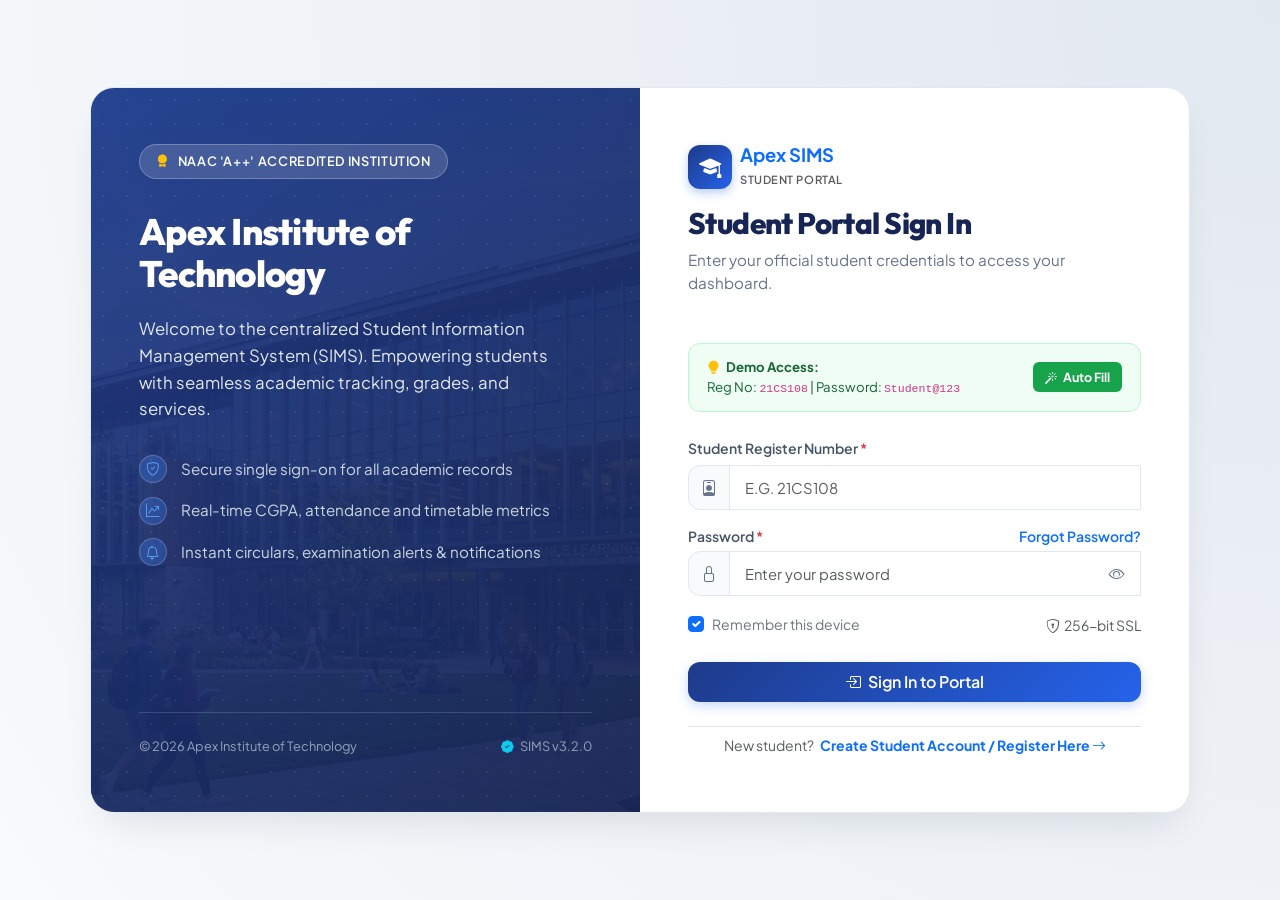
<file: index.html>
<!DOCTYPE html>
<html lang="en">
<head>
  <meta charset="UTF-8">
  <meta name="viewport" content="width=device-width, initial-scale=1.0">
  <title>Apex SIMS - Student Information Management System</title>
  <meta http-equiv="refresh" content="1;url=login.html">
  <link href="https://cdn.jsdelivr.net/npm/bootstrap@5.3.3/dist/css/bootstrap.min.css" rel="stylesheet">
  <link href="https://cdn.jsdelivr.net/npm/bootstrap-icons@1.11.3/font/bootstrap-icons.css" rel="stylesheet">
  <link rel="stylesheet" href="css/style.css">
  <style>
    .splash-container {
      min-height: 100vh;
      display: flex;
      flex-direction: column;
      align-items: center;
      justify-content: center;
      background: radial-gradient(circle at center, #1e3a8a 0%, #0f172a 100%);
      color: #ffffff;
      text-align: center;
      padding: 2rem;
    }
    .splash-logo {
      width: 80px;
      height: 80px;
      background: linear-gradient(135deg, #2563eb, #38bdf8);
      border-radius: 1.5rem;
      display: flex;
      align-items: center;
      justify-content: center;
      font-size: 2.5rem;
      color: #fff;
      box-shadow: 0 10px 25px rgba(37, 99, 235, 0.4);
      margin-bottom: 1.5rem;
      animation: pulseGlow 2s infinite ease-in-out;
    }
    @keyframes pulseGlow {
      0%, 100% { transform: scale(1); box-shadow: 0 10px 25px rgba(37, 99, 235, 0.4); }
      50% { transform: scale(1.05); box-shadow: 0 15px 35px rgba(56, 189, 248, 0.6); }
    }
  </style>
</head>
<body>

  <div class="splash-container">
    <div class="splash-logo">
      <i class="bi bi-mortarboard-fill"></i>
    </div>
    <h1 class="display-6 fw-bold mb-1">Apex Institute of Technology</h1>
    <p class="text-white-50 mb-4" style="letter-spacing: 0.08em; text-transform: uppercase; font-size: 0.85rem;">
      Student Information Management System (SIMS)
    </p>
    
    <div class="spinner-border text-info mb-3" role="status">
      <span class="visually-hidden">Loading...</span>
    </div>
    <p class="small text-white-50">Initializing portal session...</p>
  </div>

  <script src="js/mock-data.js"></script>
  <script>
    // Route to dashboard if already logged in, otherwise login
    const current = window.SIMS.getCurrentStudent();
    setTimeout(() => {
      if (current) {
        window.location.replace('dashboard.html');
      } else {
        window.location.replace('login.html');
      }
    }, 400);
  </script>
</body>
</html>
</file>
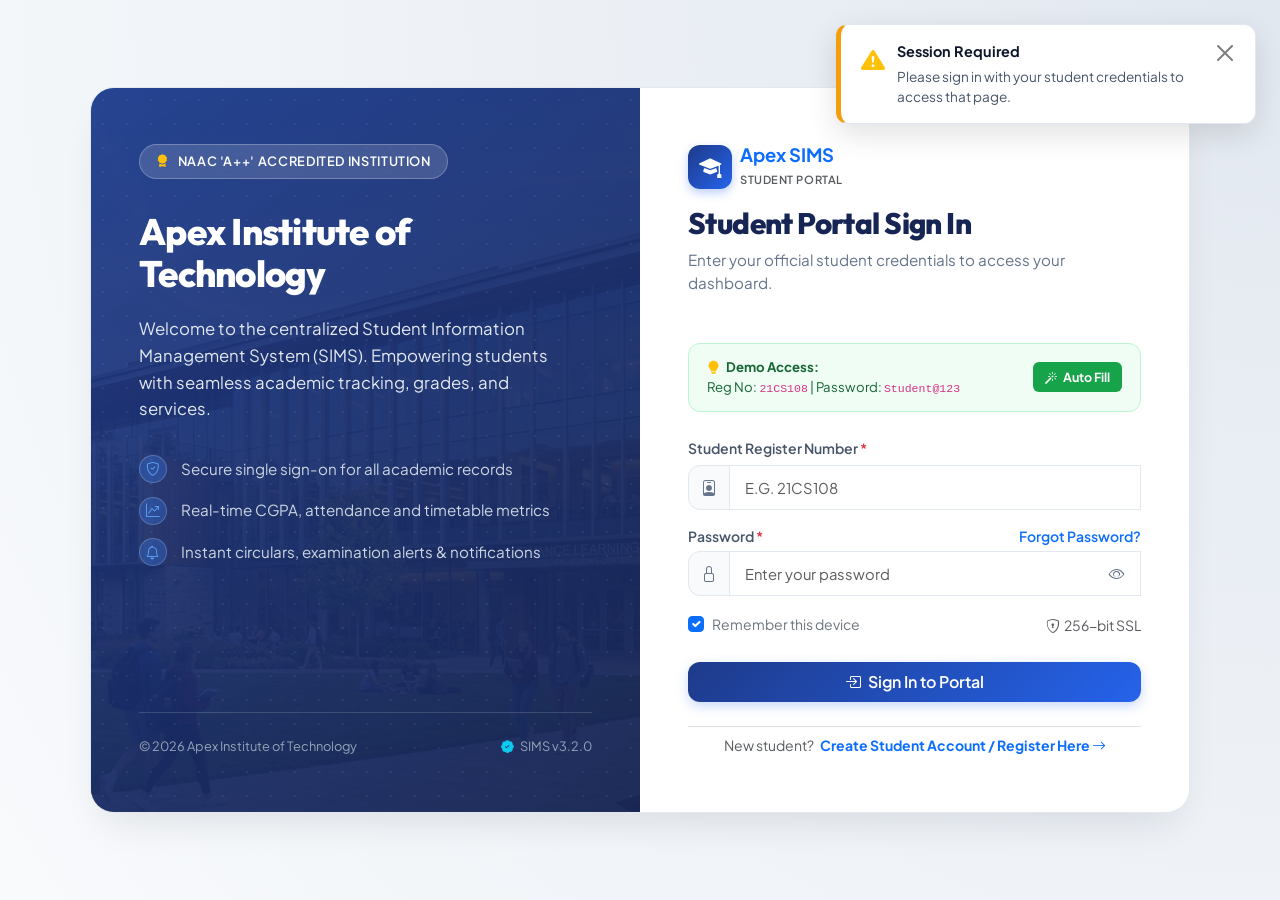
<file: dashboard.html>
<!DOCTYPE html>
<html lang="en">
<head>
  <meta charset="UTF-8">
  <meta name="viewport" content="width=device-width, initial-scale=1.0">
  <title>Student Dashboard | Apex SIMS - Student Information Management System</title>
  <meta name="description" content="Apex Institute of Technology Student Portal Dashboard. View attendance, CGPA, class schedule, and college announcements.">

  <!-- Bootstrap 5 CSS -->
  <link href="https://cdn.jsdelivr.net/npm/bootstrap@5.3.3/dist/css/bootstrap.min.css" rel="stylesheet">
  <!-- Bootstrap Icons -->
  <link href="https://cdn.jsdelivr.net/npm/bootstrap-icons@1.11.3/font/bootstrap-icons.css" rel="stylesheet">
  <!-- Custom Stylesheets -->
  <link rel="stylesheet" href="css/style.css">
  <link rel="stylesheet" href="css/dashboard.css">
</head>
<body>

  <!-- Top Navigation Bar -->
  <nav class="sims-navbar">
    <div class="container-fluid px-lg-5">
      <div class="d-flex align-items-center justify-content-between w-100">
        
        <!-- Brand Logo & Title -->
        <a href="dashboard.html" class="sims-brand">
          <div class="sims-brand-logo">
            <i class="bi bi-mortarboard-fill"></i>
          </div>
          <div class="sims-brand-text">
            <span class="sims-brand-title">Apex Institute of Technology</span>
            <span class="sims-brand-subtitle">Student Information System (SIMS)</span>
          </div>
        </a>

        <!-- Desktop Navigation Links -->
        <div class="d-none d-md-flex align-items-center gap-2">
          <a href="dashboard.html" class="sims-nav-link active">
            <i class="bi bi-grid-fill"></i> Dashboard
          </a>
          <a href="profile.html" class="sims-nav-link">
            <i class="bi bi-person-badge"></i> Student Profile
          </a>
          <a href="#idCardModal" data-bs-toggle="modal" class="sims-nav-link">
            <i class="bi bi-card-heading"></i> Student ID Card
          </a>
        </div>

        <!-- Right Side: Notifications & User Badge -->
        <div class="d-flex align-items-center gap-3">
          
          <!-- Notifications Bell -->
          <div class="dropdown">
            <button class="btn btn-light rounded-circle position-relative p-2" type="button" data-bs-toggle="dropdown" aria-expanded="false" title="Announcements">
              <i class="bi bi-bell text-secondary fs-5"></i>
              <span class="position-absolute top-0 start-100 translate-middle p-1 bg-danger border border-light rounded-circle">
                <span class="visually-hidden">New alerts</span>
              </span>
            </button>
            <ul class="dropdown-menu dropdown-menu-end shadow-lg border-0 py-2" style="width: 320px; border-radius: var(--sims-radius-md);">
              <li class="px-3 py-2 border-bottom d-flex justify-content-between align-items-center">
                <span class="fw-bold" style="font-size: 0.85rem;">Recent Notifications</span>
                <span class="badge bg-primary rounded-pill">2 New</span>
              </li>
              <li>
                <a class="dropdown-item py-2 px-3 small" href="#">
                  <div class="fw-semibold text-truncate">End Semester Timetable May 2026</div>
                  <small class="text-muted">Examination Cell • 2 hrs ago</small>
                </a>
              </li>
              <li>
                <a class="dropdown-item py-2 px-3 small" href="#">
                  <div class="fw-semibold text-truncate">Placement Drive: Google & Microsoft</div>
                  <small class="text-muted">Training & Placement • Yesterday</small>
                </a>
              </li>
              <li class="border-top pt-1 text-center">
                <a class="dropdown-item small text-primary fw-semibold py-1" href="#noticesSection">View all circulars</a>
              </li>
            </ul>
          </div>

          <!-- User Badge / Dropdown -->
          <div class="dropdown">
            <button class="user-badge-btn dropdown-toggle border-0" type="button" data-bs-toggle="dropdown" aria-expanded="false">
              <img id="navUserAvatar" src="assets/images/student.jpg" alt="Student Profile" class="user-badge-avatar">
              <div class="user-badge-name d-none d-sm-block text-start">
                <span id="navUserName">Aarav Sharma</span>
                <div class="user-badge-role" id="navUserReg">21CS108</div>
              </div>
            </button>
            <ul class="dropdown-menu dropdown-menu-end shadow-lg border-0 mt-2" style="border-radius: var(--sims-radius-md);">
              <li class="px-3 py-2 border-bottom">
                <div class="fw-bold" style="font-size: 0.85rem;">Signed in as Student</div>
                <div class="text-muted small">Academic Portal</div>
              </li>
              <li>
                <a class="dropdown-item py-2" href="profile.html">
                  <i class="bi bi-person me-2 text-primary"></i> View My Profile
                </a>
              </li>
              <li>
                <a class="dropdown-item py-2" href="profile.html?edit=true">
                  <i class="bi bi-pencil-square me-2 text-warning"></i> Edit Profile Info
                </a>
              </li>
              <li>
                <a class="dropdown-item py-2" href="#idCardModal" data-bs-toggle="modal">
                  <i class="bi bi-card-text me-2 text-info"></i> Digital Student ID
                </a>
              </li>
              <li><hr class="dropdown-divider"></li>
              <li>
                <a class="dropdown-item py-2 text-danger logout-btn" href="#">
                  <i class="bi bi-box-arrow-right me-2"></i> Log Out
                </a>
              </li>
            </ul>
          </div>

        </div>

      </div>
    </div>
  </nav>

  <!-- Main Container -->
  <main class="container-fluid px-lg-5 py-4 flex-grow-1">

    <!-- 1. Student Welcome Hero Banner -->
    <section class="dashboard-hero">
      <div class="dashboard-hero-content">
        <div class="d-flex flex-column flex-md-row justify-content-between align-items-md-center gap-4">
          
          <div class="d-flex align-items-center gap-3">
            <div class="hero-avatar-box d-none d-sm-block">
              <img id="dashboardAvatar" src="assets/images/student.jpg" alt="Student Portrait">
            </div>
            <div>
              <div class="hero-meta-badge mb-2">
                <i class="bi bi-check-circle-fill text-success"></i> Academic Status: Active Regular
              </div>
              <h1 class="dashboard-hero-title" id="dashboardGreeting">
                Welcome, Aarav! 👋
              </h1>
              <p class="mb-0 text-light opacity-75" style="font-size: 0.95rem;">
                Here is your academic overview, schedule, and recent notices for today.
              </p>
              
              <div class="dashboard-hero-meta">
                <span class="hero-meta-badge">
                  <i class="bi bi-person-badge"></i> <strong id="dashboardRegNo">21CS108</strong>
                </span>
                <span class="hero-meta-badge">
                  <i class="bi bi-buildings"></i> <span id="dashboardDept">Computer Science & Engineering</span>
                </span>
                <span class="hero-meta-badge">
                  <i class="bi bi-calendar-event"></i> <span id="dashboardYearSection">3rd Year • Section A</span>
                </span>
              </div>
            </div>
          </div>

          <!-- Quick Action Buttons in Banner -->
          <div class="d-flex flex-wrap gap-2">
            <a href="profile.html" class="btn btn-light fw-bold px-3 py-2" style="border-radius: var(--sims-radius-md);">
              <i class="bi bi-person-lines-fill me-1 text-primary"></i> View Profile
            </a>
            <a href="profile.html?edit=true" class="btn btn-outline-light fw-bold px-3 py-2" style="border-radius: var(--sims-radius-md);">
              <i class="bi bi-pencil-square me-1"></i> Edit Profile
            </a>
          </div>

        </div>
      </div>
    </section>

    <!-- 2. Academic Stats Row (4 Metric Cards) -->
    <section class="row g-3 mb-4">
      
      <!-- CGPA Card -->
      <div class="col-sm-6 col-xl-3">
        <div class="stat-card">
          <div class="stat-icon stat-icon-blue">
            <i class="bi bi-trophy-fill"></i>
          </div>
          <div>
            <div class="stat-value" id="statCgpa">8.74</div>
            <div class="stat-label">Cumulative GPA</div>
            <div class="stat-subtext text-success">
              <i class="bi bi-arrow-up-right me-1"></i> First Class Distinction
            </div>
          </div>
        </div>
      </div>

      <!-- Attendance Card -->
      <div class="col-sm-6 col-xl-3">
        <div class="stat-card">
          <div class="stat-icon stat-icon-emerald">
            <i class="bi bi-pie-chart-fill"></i>
          </div>
          <div>
            <div class="stat-value" id="statAttendance">92.5%</div>
            <div class="stat-label">Overall Attendance</div>
            <div class="stat-subtext text-success">
              <i class="bi bi-shield-check me-1"></i> Safe (Above 75% req.)
            </div>
          </div>
        </div>
      </div>

      <!-- Credits Card -->
      <div class="col-sm-6 col-xl-3">
        <div class="stat-card">
          <div class="stat-icon stat-icon-amber">
            <i class="bi bi-bookmark-star-fill"></i>
          </div>
          <div>
            <div class="stat-value" id="statCredits">112 / 160</div>
            <div class="stat-label">Credits Earned</div>
            <div class="stat-subtext text-muted">
              70% Degree Completed
            </div>
          </div>
        </div>
      </div>

      <!-- Class Rank Card -->
      <div class="col-sm-6 col-xl-3">
        <div class="stat-card">
          <div class="stat-icon stat-icon-purple">
            <i class="bi bi-mortarboard-fill"></i>
          </div>
          <div>
            <div class="stat-value" id="statRank">4 of 68</div>
            <div class="stat-label">Department Rank</div>
            <div class="stat-subtext text-primary">
              <i class="bi bi-star-fill text-warning me-1"></i> Top 5 Percentile
            </div>
          </div>
        </div>
      </div>

    </section>

    <!-- 3. Dashboard Core Layout (2 Columns: Left Main, Right Sidebar) -->
    <div class="row g-4">
      
      <!-- Left Column: Timetable & Announcements -->
      <div class="col-lg-8">
        
        <!-- Today's Schedule -->
        <div class="sims-card mb-4">
          <div class="sims-card-header">
            <h2 class="sims-card-title">
              <i class="bi bi-calendar3-week text-primary"></i> Today's Class & Lab Schedule
            </h2>
            <span class="badge bg-primary bg-opacity-10 text-primary fw-semibold px-2 py-1">
              Semester VI • Weekday
            </span>
          </div>
          <div class="sims-card-body">
            <div id="scheduleContainer">
              <!-- Rendered via JS -->
            </div>
          </div>
        </div>

        <!-- Academic Notices & Circulars -->
        <div class="sims-card" id="noticesSection">
          <div class="sims-card-header">
            <h2 class="sims-card-title">
              <i class="bi bi-megaphone-fill text-danger"></i> Official Notices & Circulars
            </h2>
            <button class="btn btn-sm btn-link text-decoration-none text-primary fw-semibold p-0">
              Refresh Feed <i class="bi bi-arrow-repeat"></i>
            </button>
          </div>
          <div class="sims-card-body">
            <div id="noticesContainer">
              <!-- Rendered via JS -->
            </div>
          </div>
        </div>

      </div>

      <!-- Right Column: Profile Summary & Quick Actions -->
      <div class="col-lg-4">
        
        <!-- Profile Summary Card -->
        <div class="sims-card mb-4">
          <div class="sims-card-header">
            <h2 class="sims-card-title">
              <i class="bi bi-person-circle text-primary"></i> Student Profile Summary
            </h2>
            <a href="profile.html" class="btn btn-sm btn-sims-subtle" title="Open complete profile">
              View All <i class="bi bi-chevron-right"></i>
            </a>
          </div>
          <div class="sims-card-body">
            <div class="list-group list-group-flush" style="font-size: 0.9rem;">
              
              <div class="list-group-item px-0 py-2 d-flex justify-content-between">
                <span class="text-muted"><i class="bi bi-person me-2"></i>Full Name</span>
                <span class="fw-bold" id="sumName">Aarav Sharma</span>
              </div>

              <div class="list-group-item px-0 py-2 d-flex justify-content-between">
                <span class="text-muted"><i class="bi bi-hash me-2"></i>Register No</span>
                <span class="fw-bold text-primary font-monospace" id="sumReg">21CS108</span>
              </div>

              <div class="list-group-item px-0 py-2 d-flex justify-content-between">
                <span class="text-muted"><i class="bi bi-mortarboard me-2"></i>Department</span>
                <span class="fw-semibold text-end" style="max-width: 180px;" id="sumDept">Computer Science</span>
              </div>

              <div class="list-group-item px-0 py-2 d-flex justify-content-between">
                <span class="text-muted"><i class="bi bi-clock-history me-2"></i>Year & Sec</span>
                <span class="fw-semibold" id="sumYear">3rd Year (A)</span>
              </div>

              <div class="list-group-item px-0 py-2 d-flex justify-content-between">
                <span class="text-muted"><i class="bi bi-envelope me-2"></i>Email</span>
                <span class="fw-semibold text-truncate" style="max-width: 170px;" id="sumEmail">aarav@apex.edu.in</span>
              </div>

              <div class="list-group-item px-0 py-2 d-flex justify-content-between">
                <span class="text-muted"><i class="bi bi-telephone me-2"></i>Phone</span>
                <span class="fw-semibold" id="sumPhone">+91 9876543210</span>
              </div>

              <div class="list-group-item px-0 py-2 d-flex justify-content-between">
                <span class="text-muted"><i class="bi bi-person-check me-2"></i>Faculty Advisor</span>
                <span class="fw-semibold text-end small" style="max-width: 170px;" id="sumAdvisor">Dr. Ramesh Kumar</span>
              </div>

            </div>

            <!-- Profile Action Buttons -->
            <div class="d-grid gap-2 mt-3 pt-3 border-top">
              <a href="profile.html" class="btn btn-sims-primary btn-sm">
                <i class="bi bi-eye me-1"></i> View Detailed Profile
              </a>
              <a href="profile.html?edit=true" class="btn btn-sims-outline btn-sm">
                <i class="bi bi-pencil me-1"></i> Edit Profile Information
              </a>
            </div>
          </div>
        </div>

        <!-- Quick Actions Grid -->
        <div class="sims-card">
          <div class="sims-card-header">
            <h2 class="sims-card-title">
              <i class="bi bi-grid text-primary"></i> Student Quick Services
            </h2>
          </div>
          <div class="sims-card-body">
            <div class="row g-2">
              
              <div class="col-6">
                <a href="#idCardModal" data-bs-toggle="modal" class="action-card">
                  <div class="action-card-icon">
                    <i class="bi bi-person-vcard"></i>
                  </div>
                  <span class="action-card-title">Digital ID</span>
                </a>
              </div>

              <div class="col-6">
                <a href="profile.html" class="action-card">
                  <div class="action-card-icon" style="background: #ecfdf5; color: #10b981;">
                    <i class="bi bi-file-earmark-check"></i>
                  </div>
                  <span class="action-card-title">Academics</span>
                </a>
              </div>

              <div class="col-6">
                <a href="javascript:void(0)" onclick="window.showToast('Grade Report PDF download initiated for Semester V.', 'info', 'Grade Card')" class="action-card">
                  <div class="action-card-icon" style="background: #fffbeb; color: #f59e0b;">
                    <i class="bi bi-journal-bookmark"></i>
                  </div>
                  <span class="action-card-title">Grade Sheet</span>
                </a>
              </div>

              <div class="col-6">
                <a href="javascript:void(0)" onclick="window.showToast('Semester fee status: PAID. Receipt #APX-9821.', 'success', 'Fee Clearance')" class="action-card">
                  <div class="action-card-icon" style="background: #f5f3ff; color: #8b5cf6;">
                    <i class="bi bi-receipt"></i>
                  </div>
                  <span class="action-card-title">Fee Status</span>
                </a>
              </div>

            </div>
          </div>
        </div>

      </div>

    </div>

  </main>

  <!-- Digital ID Card Modal -->
  <div class="modal fade" id="idCardModal" tabindex="-1" aria-labelledby="idCardModalLabel" aria-hidden="true">
    <div class="modal-dialog modal-dialog-centered">
      <div class="modal-content border-0 shadow-lg" style="border-radius: var(--sims-radius-lg); overflow: hidden;">
        <div class="modal-header text-white" style="background: linear-gradient(135deg, #1e3a8a 0%, #2563eb 100%);">
          <div class="d-flex align-items-center gap-2">
            <i class="bi bi-mortarboard-fill fs-4"></i>
            <div>
              <h5 class="modal-title fw-bold mb-0" id="idCardModalLabel">Apex Institute of Technology</h5>
              <small class="text-white-50">Official Student Identity Card</small>
            </div>
          </div>
          <button type="button" class="btn-close btn-close-white" data-bs-dismiss="modal" aria-label="Close"></button>
        </div>
        <div class="modal-body p-4 text-center">
          
          <div class="mb-3">
            <img id="idCardPhoto" src="assets/images/student.jpg" alt="Student Photo" class="rounded-circle border border-3 border-primary shadow-sm" style="width: 110px; height: 110px; object-fit: cover;">
          </div>
          
          <h4 class="fw-bold mb-1" id="idCardName">Aarav Sharma</h4>
          <span class="badge bg-primary px-3 py-2 rounded-pill font-monospace fs-6 mb-3" id="idCardReg">21CS108</span>

          <div class="text-start bg-light p-3 rounded-3 small mb-3">
            <div class="row g-2">
              <div class="col-5 text-muted">Department:</div>
              <div class="col-7 fw-bold" id="idCardDept">Computer Science & Engineering</div>
              <div class="col-5 text-muted">Academic Batch:</div>
              <div class="col-7 fw-bold" id="idCardBatch">2021 - 2025</div>
              <div class="col-5 text-muted">Blood Group:</div>
              <div class="col-7 fw-bold" id="idCardBlood">O+</div>
              <div class="col-5 text-muted">Emergency Phone:</div>
              <div class="col-7 fw-bold text-danger" id="idCardEmergency">9845012345</div>
            </div>
          </div>

          <div class="d-flex justify-content-center align-items-center gap-2 text-muted small">
            <i class="bi bi-qr-code fs-3 text-dark"></i>
            <span>Barcoded for Campus Access & Library Loans</span>
          </div>

        </div>
        <div class="modal-footer bg-light border-top">
          <button type="button" class="btn btn-secondary btn-sm" data-bs-dismiss="modal">Close</button>
          <button type="button" class="btn btn-sims-primary btn-sm" onclick="window.print()">
            <i class="bi bi-printer me-1"></i> Print / Save Card
          </button>
        </div>
      </div>
    </div>
  </div>

  <!-- Notice Detail Modal -->
  <div class="modal fade" id="noticeDetailModal" tabindex="-1" aria-hidden="true">
    <div class="modal-dialog modal-dialog-centered">
      <div class="modal-content border-0 shadow-lg" style="border-radius: var(--sims-radius-lg);">
        <div class="modal-header border-bottom">
          <h5 class="modal-title fw-bold" id="modalNoticeTitle">Notice Title</h5>
          <button type="button" class="btn-close" data-bs-dismiss="modal" aria-label="Close"></button>
        </div>
        <div class="modal-body p-4">
          <div class="d-flex gap-2 mb-3">
            <span class="badge bg-primary" id="modalNoticeCategory">Category</span>
            <span class="badge bg-secondary" id="modalNoticeDate">Date</span>
          </div>
          <p class="text-secondary" style="line-height: 1.6;">
            This is an official communication issued by the Office of the Controller of Examinations and Academic Affairs for registered students of Apex Institute of Technology. All students are requested to review the deadlines and adhere to the guidelines prescribed in the circular.
          </p>
          <div class="alert alert-info py-2 small mb-0">
            <i class="bi bi-info-circle me-1"></i> Signed by Registrar & Dean of Academic Affairs.
          </div>
        </div>
        <div class="modal-footer">
          <button type="button" class="btn btn-outline-secondary btn-sm" data-bs-dismiss="modal">Close</button>
        </div>
      </div>
    </div>
  </div>

  <!-- Logout Confirmation Modal -->
  <div class="modal fade" id="logoutModal" tabindex="-1" aria-labelledby="logoutModalLabel" aria-hidden="true">
    <div class="modal-dialog modal-dialog-centered">
      <div class="modal-content border-0 shadow-lg" style="border-radius: var(--sims-radius-lg);">
        <div class="modal-header border-bottom">
          <h5 class="modal-title fw-bold text-danger" id="logoutModalLabel">
            <i class="bi bi-box-arrow-right me-1"></i> Confirm Sign Out
          </h5>
          <button type="button" class="btn-close" data-bs-dismiss="modal" aria-label="Close"></button>
        </div>
        <div class="modal-body py-4">
          <p class="mb-0 text-secondary">
            Are you sure you want to end your student portal session? Any unsaved edits will be discarded.
          </p>
        </div>
        <div class="modal-footer border-top">
          <button type="button" class="btn btn-outline-secondary" data-bs-dismiss="modal">Cancel</button>
          <button type="button" class="btn btn-danger" id="confirmLogoutBtn">
            <i class="bi bi-box-arrow-right me-1"></i> Sign Out Now
          </button>
        </div>
      </div>
    </div>
  </div>

  <!-- Toast Container -->
  <div id="toast-container" class="sims-toast-container" aria-live="polite" aria-atomic="true"></div>

  <!-- Footer -->
  <footer class="sims-footer">
    <div class="container-fluid px-lg-5">
      <div class="d-flex flex-column flex-md-row justify-content-between align-items-center gap-3 text-center text-md-start">
        <div>
          <strong>Apex Institute of Technology</strong> — Student Information Management System (SIMS)
          <div class="text-muted small mt-1">Autonomous Institution affiliated with Anna University • Accredited by NAAC with 'A++' Grade</div>
        </div>
        <div class="d-flex gap-3 small">
          <a href="#">Helpdesk</a>
          <a href="#">Privacy Policy</a>
          <a href="#">Exam Cell</a>
          <a href="#">Academic Regulations</a>
        </div>
      </div>
    </div>
  </footer>

  <!-- Scripts -->
  <script src="https://cdn.jsdelivr.net/npm/bootstrap@5.3.3/dist/js/bootstrap.bundle.min.js"></script>
  <script src="js/mock-data.js"></script>
  <script src="js/dashboard.js"></script>
</body>
</html>
</file>
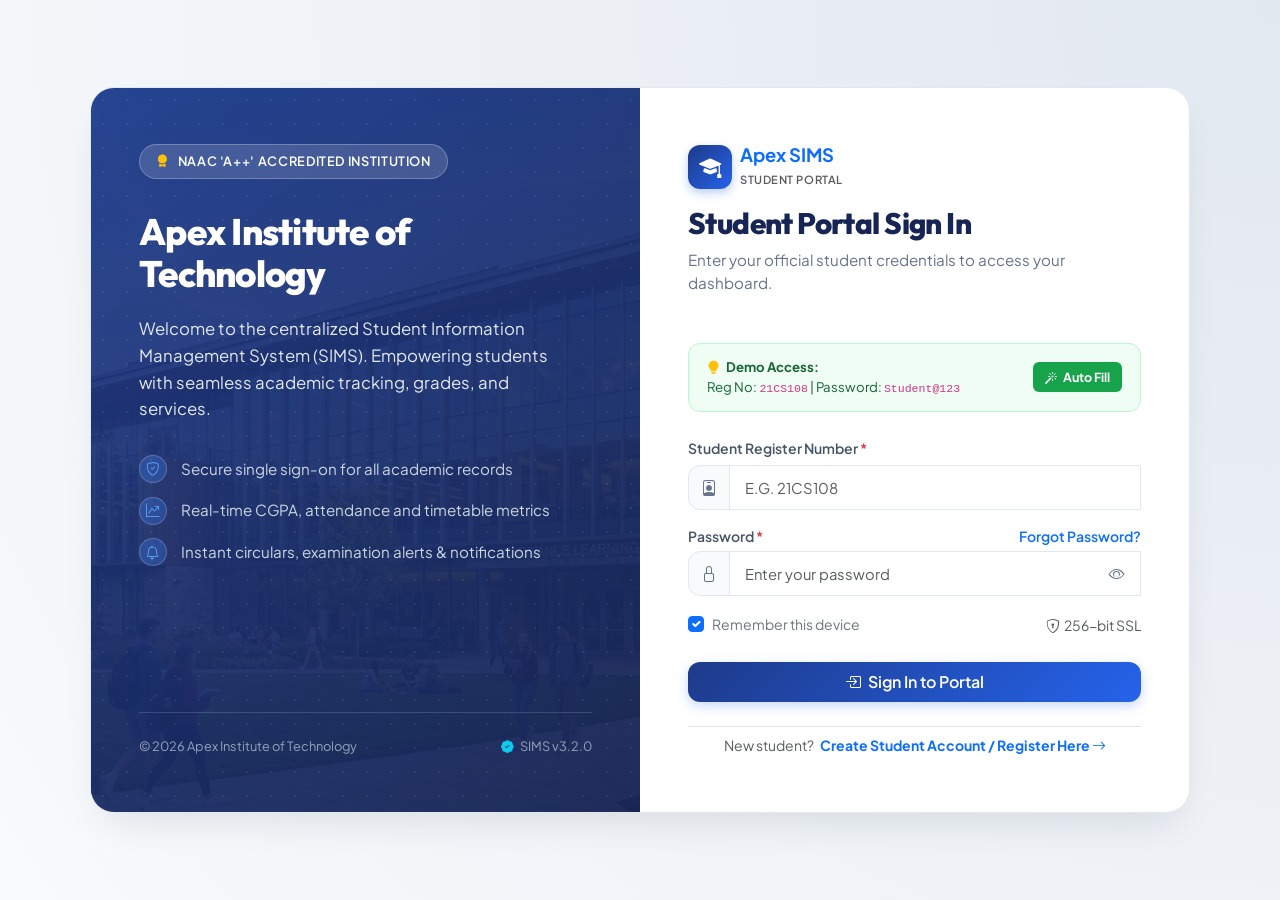
<file: login.html>
<!DOCTYPE html>
<html lang="en">
<head>
  <meta charset="UTF-8">
  <meta name="viewport" content="width=device-width, initial-scale=1.0">
  <title>Student Login | Apex SIMS - Student Information Management System</title>
  <meta name="description" content="Sign in to Apex Institute of Technology Student Information Management System to access your academic records, attendance, and profile.">

  <!-- Bootstrap 5 CSS -->
  <link href="https://cdn.jsdelivr.net/npm/bootstrap@5.3.3/dist/css/bootstrap.min.css" rel="stylesheet">
  <!-- Bootstrap Icons -->
  <link href="https://cdn.jsdelivr.net/npm/bootstrap-icons@1.11.3/font/bootstrap-icons.css" rel="stylesheet">
  <!-- Custom Stylesheets -->
  <link rel="stylesheet" href="css/style.css">
  <link rel="stylesheet" href="css/auth.css">
</head>
<body>

  <main class="auth-wrapper">
    <div class="auth-card-container">
      <div class="row g-0 align-items-stretch">
        
        <!-- Left Hero Pane (Collegiate Branding & Campus Banner) -->
        <div class="col-lg-6 auth-hero-pane d-none d-lg-flex">
          <div class="auth-hero-pattern"></div>
          
          <div class="auth-hero-content">
            <div class="auth-hero-badge">
              <i class="bi bi-award-fill text-warning"></i> NAAC 'A++' Accredited Institution
            </div>
            
            <h1 class="auth-hero-title">Apex Institute of Technology</h1>
            <p class="auth-hero-desc">
              Welcome to the centralized Student Information Management System (SIMS). Empowering students with seamless academic tracking, grades, and services.
            </p>

            <ul class="auth-feature-list">
              <li class="auth-feature-item">
                <span class="auth-feature-icon"><i class="bi bi-shield-check"></i></span>
                <span>Secure single sign-on for all academic records</span>
              </li>
              <li class="auth-feature-item">
                <span class="auth-feature-icon"><i class="bi bi-graph-up-arrow"></i></span>
                <span>Real-time CGPA, attendance and timetable metrics</span>
              </li>
              <li class="auth-feature-item">
                <span class="auth-feature-icon"><i class="bi bi-bell"></i></span>
                <span>Instant circulars, examination alerts & notifications</span>
              </li>
            </ul>
          </div>

          <div class="auth-hero-footer">
            <span>© 2026 Apex Institute of Technology</span>
            <span><i class="bi bi-patch-check-fill text-info me-1"></i> SIMS v3.2.0</span>
          </div>
        </div>

        <!-- Right Form Pane (Student Login) -->
        <div class="col-lg-6 auth-form-pane">
          <header class="auth-header">
            <div class="d-flex align-items-center gap-2 mb-3">
              <div class="sims-brand-logo">
                <i class="bi bi-mortarboard-fill"></i>
              </div>
              <div>
                <span class="fw-bold text-primary d-block" style="font-size: 1.15rem; line-height: 1.2;">Apex SIMS</span>
                <small class="text-muted text-uppercase fw-semibold" style="font-size: 0.7rem; letter-spacing: 0.05em;">Student Portal</small>
              </div>
            </div>
            <h2 class="auth-title">Student Portal Sign In</h2>
            <p class="auth-subtitle">Enter your official student credentials to access your dashboard.</p>
          </header>

          <!-- Demo Credentials Helper Box -->
          <aside class="demo-credentials-box" aria-label="Demo login information">
            <div class="demo-credentials-content">
              <strong><i class="bi bi-lightbulb-fill text-warning me-1"></i> Demo Access:</strong><br>
              Reg No: <code>21CS108</code> | Password: <code>Student@123</code>
            </div>
            <button type="button" class="demo-credentials-btn" id="fillDemoBtn" title="Auto-fill with sample credentials">
              <i class="bi bi-magic me-1"></i> Auto Fill
            </button>
          </aside>

          <!-- Login Form -->
          <form id="loginForm" class="needs-validation" novalidate>
            
            <!-- Student Register Number -->
            <div class="mb-3">
              <label for="registerNumber" class="form-label">Student Register Number <span class="text-danger">*</span></label>
              <div class="input-group">
                <span class="input-group-text"><i class="bi bi-person-badge"></i></span>
                <input 
                  type="text" 
                  class="form-control text-uppercase" 
                  id="registerNumber" 
                  name="registerNumber"
                  placeholder="e.g. 21CS108" 
                  required 
                  autocomplete="username"
                >
                <div class="invalid-feedback">
                  Please enter your student register number.
                </div>
              </div>
            </div>

            <!-- Password with Show/Hide Toggle -->
            <div class="mb-3">
              <div class="d-flex justify-content-between align-items-center mb-1">
                <label for="password" class="form-label mb-0">Password <span class="text-danger">*</span></label>
                <a href="#forgotPasswordModal" class="small text-decoration-none fw-semibold text-primary" data-bs-toggle="modal">
                  Forgot Password?
                </a>
              </div>
              <div class="input-group">
                <span class="input-group-text"><i class="bi bi-lock"></i></span>
                <input 
                  type="password" 
                  class="form-control has-toggle" 
                  id="password" 
                  name="password"
                  placeholder="Enter your password" 
                  required 
                  autocomplete="current-password"
                >
                <button 
                  type="button" 
                  class="password-toggle-btn" 
                  data-target="password" 
                  id="togglePasswordBtn" 
                  title="Toggle password visibility"
                  aria-label="Show password"
                >
                  <i class="bi bi-eye"></i>
                </button>
                <div class="invalid-feedback">
                  Please enter your password.
                </div>
              </div>
            </div>

            <!-- Remember me & help -->
            <div class="d-flex justify-content-between align-items-center mb-4">
              <div class="form-check">
                <input class="form-check-input" type="checkbox" id="rememberMe" checked>
                <label class="form-check-label small text-secondary" for="rememberMe">
                  Remember this device
                </label>
              </div>
              <span class="small text-muted"><i class="bi bi-shield-lock me-1"></i>256-bit SSL</span>
            </div>

            <!-- Submit Button with Loading State -->
            <button type="submit" class="btn btn-sims-primary w-100 py-2 fs-6 mb-4" id="loginSubmitBtn">
              <span id="btnSpinner" class="spinner-border spinner-border-sm d-none" role="status" aria-hidden="true"></span>
              <span id="btnText"><i class="bi bi-box-arrow-in-right me-1"></i> Sign In to Portal</span>
            </button>

            <!-- Link to Registration -->
            <div class="text-center pt-2 border-top">
              <p class="text-muted small mb-0">
                New student?
                <a href="register.html" class="fw-bold text-primary text-decoration-none ms-1">
                  Create Student Account / Register Here <i class="bi bi-arrow-right"></i>
                </a>
              </p>
            </div>

          </form>
        </div>

      </div>
    </div>
  </main>

  <!-- Forgot Password Modal -->
  <div class="modal fade" id="forgotPasswordModal" tabindex="-1" aria-labelledby="forgotPasswordModalLabel" aria-hidden="true">
    <div class="modal-dialog modal-dialog-centered">
      <div class="modal-content border-0 shadow-lg" style="border-radius: var(--sims-radius-lg);">
        <div class="modal-header border-bottom pb-3">
          <div class="d-flex align-items-center gap-2">
            <div class="rounded-circle bg-primary bg-opacity-10 p-2 text-primary">
              <i class="bi bi-key-fill fs-5"></i>
            </div>
            <div>
              <h5 class="modal-title fw-bold" id="forgotPasswordModalLabel">Reset Student Password</h5>
              <small class="text-muted">Receive verification link & instructions</small>
            </div>
          </div>
          <button type="button" class="btn-close" data-bs-dismiss="modal" aria-label="Close"></button>
        </div>
        <form id="forgotPasswordForm">
          <div class="modal-body py-4">
            <p class="text-secondary small mb-3">
              Provide your official Student Register Number and registered email address to receive password reset instructions.
            </p>
            <div class="mb-3">
              <label for="fpRegisterNo" class="form-label">Register Number</label>
              <input type="text" class="form-control text-uppercase" id="fpRegisterNo" placeholder="e.g. 21CS108" required>
            </div>
            <div class="mb-3">
              <label for="fpEmail" class="form-label">Registered Email ID</label>
              <input type="email" class="form-control" id="fpEmail" placeholder="student@apex.edu.in" required>
            </div>
          </div>
          <div class="modal-footer border-top pt-3">
            <button type="button" class="btn btn-outline-secondary" data-bs-dismiss="modal">Cancel</button>
            <button type="submit" class="btn btn-sims-primary" id="fpSubmitBtn">Send Instructions</button>
          </div>
        </form>
      </div>
    </div>
  </div>

  <!-- Toast Notification Container -->
  <div id="toast-container" class="sims-toast-container" aria-live="polite" aria-atomic="true"></div>

  <!-- Scripts -->
  <script src="https://cdn.jsdelivr.net/npm/bootstrap@5.3.3/dist/js/bootstrap.bundle.min.js"></script>
  <script src="js/mock-data.js"></script>
  <script src="js/auth.js"></script>
</body>
</html>
</file>
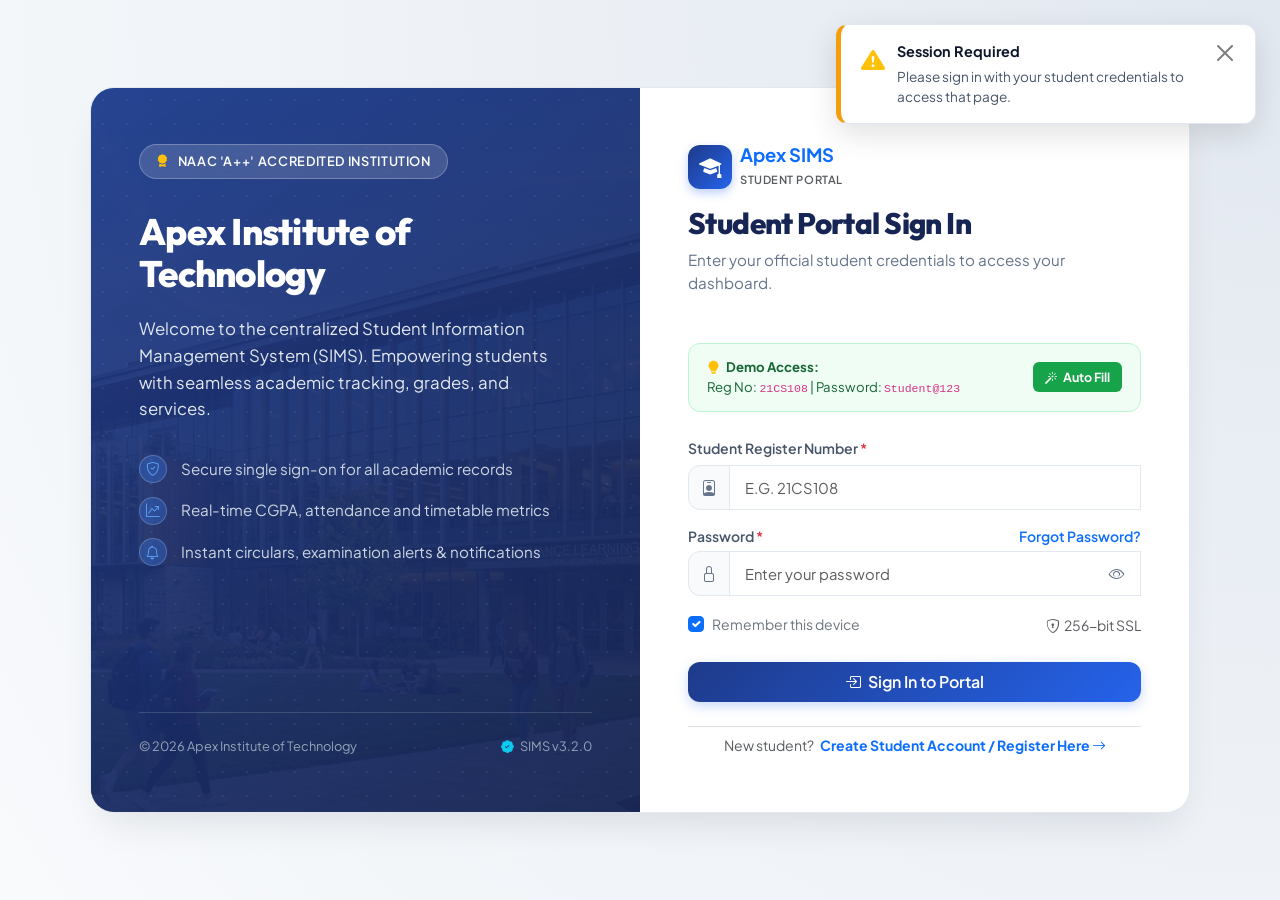
<file: profile.html>
<!DOCTYPE html>
<html lang="en">
<head>
  <meta charset="UTF-8">
  <meta name="viewport" content="width=device-width, initial-scale=1.0">
  <title>Student Profile | Apex SIMS - Student Information Management System</title>
  <meta name="description" content="View and edit official student personal, academic, contact, and guardian information on Apex SIMS.">

  <!-- Bootstrap 5 CSS -->
  <link href="https://cdn.jsdelivr.net/npm/bootstrap@5.3.3/dist/css/bootstrap.min.css" rel="stylesheet">
  <!-- Bootstrap Icons -->
  <link href="https://cdn.jsdelivr.net/npm/bootstrap-icons@1.11.3/font/bootstrap-icons.css" rel="stylesheet">
  <!-- Custom Stylesheets -->
  <link rel="stylesheet" href="css/style.css">
  <link rel="stylesheet" href="css/dashboard.css">
</head>
<body>

  <!-- Top Navigation Bar -->
  <nav class="sims-navbar">
    <div class="container-fluid px-lg-5">
      <div class="d-flex align-items-center justify-content-between w-100">
        
        <!-- Brand Logo & Title -->
        <a href="dashboard.html" class="sims-brand">
          <div class="sims-brand-logo">
            <i class="bi bi-mortarboard-fill"></i>
          </div>
          <div class="sims-brand-text">
            <span class="sims-brand-title">Apex Institute of Technology</span>
            <span class="sims-brand-subtitle">Student Information System (SIMS)</span>
          </div>
        </a>

        <!-- Desktop Navigation Links -->
        <div class="d-none d-md-flex align-items-center gap-2">
          <a href="dashboard.html" class="sims-nav-link">
            <i class="bi bi-grid-fill"></i> Dashboard
          </a>
          <a href="profile.html" class="sims-nav-link active">
            <i class="bi bi-person-badge"></i> Student Profile
          </a>
          <a href="dashboard.html#idCardModal" class="sims-nav-link">
            <i class="bi bi-card-heading"></i> Student ID Card
          </a>
        </div>

        <!-- Right Side User Badge -->
        <div class="dropdown">
          <button class="user-badge-btn dropdown-toggle border-0" type="button" data-bs-toggle="dropdown" aria-expanded="false">
            <img id="navUserAvatar" src="assets/images/student.jpg" alt="Student Profile" class="user-badge-avatar">
            <div class="user-badge-name d-none d-sm-block text-start">
              <span id="navUserName">Aarav Sharma</span>
              <div class="user-badge-role" id="navUserReg">21CS108</div>
            </div>
          </button>
          <ul class="dropdown-menu dropdown-menu-end shadow-lg border-0 mt-2" style="border-radius: var(--sims-radius-md);">
            <li>
              <a class="dropdown-item py-2" href="dashboard.html">
                <i class="bi bi-speedometer2 me-2 text-primary"></i> Back to Dashboard
              </a>
            </li>
            <li><hr class="dropdown-divider"></li>
            <li>
              <a class="dropdown-item py-2 text-danger logout-btn" href="#">
                <i class="bi bi-box-arrow-right me-2"></i> Log Out
              </a>
            </li>
          </ul>
        </div>

      </div>
    </div>
  </nav>

  <!-- Main Container -->
  <main class="container-fluid px-lg-5 py-4 flex-grow-1">

    <!-- Profile Header Card (Banner + Avatar + Title + Edit Toggle Button) -->
    <section class="profile-header-card">
      <div class="profile-cover"></div>
      
      <div class="profile-header-info">
        <div class="d-flex align-items-center gap-3">
          <div class="profile-avatar-wrapper">
            <img id="profileHeaderAvatar" src="assets/images/student.jpg" alt="Student Profile" class="profile-avatar-img">
            <div class="profile-status-indicator" title="Student Status: Active Enrolled"></div>
          </div>
          <div>
            <h1 class="profile-name-lg" id="profileHeaderName">Aarav Sharma</h1>
            <div class="profile-degree-text" id="profileHeaderDept">B.Tech - Artificial Intelligence & Data Science</div>
            <div class="d-flex flex-wrap gap-2 align-items-center">
              <span class="badge bg-primary rounded-pill px-3 py-1 font-monospace" id="profileHeaderReg">21CS108</span>
              <span class="badge bg-light text-dark border px-3 py-1 rounded-pill" id="profileHeaderBatch">Batch: 2021-2025</span>
              <span class="badge bg-success bg-opacity-10 text-success border border-success-subtle px-3 py-1 rounded-pill">
                <i class="bi bi-patch-check-fill me-1"></i> Verified Student
              </span>
            </div>
          </div>
        </div>

        <!-- Top Edit Action Button -->
        <div class="align-self-end mt-3 mt-md-0">
          <button type="button" class="btn btn-sims-primary" id="topEditToggleBtn">
            <i class="bi bi-pencil-square me-1"></i> Edit Student Profile
          </button>
        </div>
      </div>
    </section>

    <!-- Edit Mode Active Notification Banner (Hidden by default) -->
    <div id="editModeBanner" class="edit-mode-alert d-none">
      <div class="d-flex align-items-center gap-2">
        <i class="bi bi-pencil-fill fs-5 text-primary"></i>
        <div>
          <strong>Edit Mode Active:</strong> You are currently updating student records. Review and click <strong>"Save Profile Changes"</strong> below when complete.
        </div>
      </div>
    </div>

    <!-- ======================================================================
         MODE 1: VIEW PROFILE MODE (Default)
         ====================================================================== -->
    <div id="profileViewSection">
      
      <!-- Nav Tabs for Organizing Information -->
      <ul class="nav nav-tabs profile-tabs mb-4 border-bottom" id="profileTab" role="tablist">
        <li class="nav-item" role="presentation">
          <button class="nav-link active" id="personal-tab" data-bs-toggle="tab" data-bs-target="#personalTabPane" type="button" role="tab" aria-selected="true">
            <i class="bi bi-person-vcard me-2"></i>Personal Info
          </button>
        </li>
        <li class="nav-item" role="presentation">
          <button class="nav-link" id="academic-tab" data-bs-toggle="tab" data-bs-target="#academicTabPane" type="button" role="tab" aria-selected="false">
            <i class="bi bi-mortarboard me-2"></i>Academic Info
          </button>
        </li>
        <li class="nav-item" role="presentation">
          <button class="nav-link" id="contact-tab" data-bs-toggle="tab" data-bs-target="#contactTabPane" type="button" role="tab" aria-selected="false">
            <i class="bi bi-geo-alt me-2"></i>Contact Details
          </button>
        </li>
        <li class="nav-item" role="presentation">
          <button class="nav-link" id="guardian-tab" data-bs-toggle="tab" data-bs-target="#guardianTabPane" type="button" role="tab" aria-selected="false">
            <i class="bi bi-people me-2"></i>Parent / Guardian
          </button>
        </li>
      </ul>

      <!-- Tab Content -->
      <div class="tab-content" id="profileTabContent">
        
        <!-- Tab 1: Personal Information -->
        <div class="tab-pane fade show active" id="personalTabPane" role="tabpanel" tabindex="0">
          <div class="sims-card mb-4">
            <div class="sims-card-header">
              <h2 class="sims-card-title">
                <i class="bi bi-person-badge-fill text-primary"></i> Personal Details
              </h2>
            </div>
            <div class="sims-card-body">
              <div class="row g-4">
                
                <div class="col-sm-6 col-md-4">
                  <div class="profile-field-group">
                    <div class="profile-field-label"><i class="bi bi-person"></i> Full Legal Name</div>
                    <div class="profile-field-value" id="viewName">Aarav Sharma</div>
                  </div>
                </div>

                <div class="col-sm-6 col-md-4">
                  <div class="profile-field-group">
                    <div class="profile-field-label"><i class="bi bi-card-heading"></i> Register Number</div>
                    <div class="profile-field-value font-monospace text-primary" id="viewRegNo">21CS108</div>
                  </div>
                </div>

                <div class="col-sm-6 col-md-4">
                  <div class="profile-field-group">
                    <div class="profile-field-label"><i class="bi bi-calendar-event"></i> Date of Birth</div>
                    <div class="profile-field-value" id="viewDob">August 15, 2003</div>
                  </div>
                </div>

                <div class="col-sm-6 col-md-4">
                  <div class="profile-field-group">
                    <div class="profile-field-label"><i class="bi bi-gender-ambiguous"></i> Gender</div>
                    <div class="profile-field-value" id="viewGender">Male</div>
                  </div>
                </div>

                <div class="col-sm-6 col-md-4">
                  <div class="profile-field-group">
                    <div class="profile-field-label"><i class="bi bi-droplet-half text-danger"></i> Blood Group</div>
                    <div class="profile-field-value" id="viewBloodGroup">O+</div>
                  </div>
                </div>

                <div class="col-sm-6 col-md-4">
                  <div class="profile-field-group">
                    <div class="profile-field-label"><i class="bi bi-flag"></i> Nationality</div>
                    <div class="profile-field-value" id="viewNationality">Indian</div>
                  </div>
                </div>

              </div>
            </div>
          </div>
        </div>

        <!-- Tab 2: Academic Information -->
        <div class="tab-pane fade" id="academicTabPane" role="tabpanel" tabindex="0">
          <div class="sims-card mb-4">
            <div class="sims-card-header">
              <h2 class="sims-card-title">
                <i class="bi bi-mortarboard-fill text-primary"></i> Academic & Departmental Information
              </h2>
            </div>
            <div class="sims-card-body">
              <div class="row g-4">
                
                <div class="col-sm-6 col-md-4">
                  <div class="profile-field-group">
                    <div class="profile-field-label"><i class="bi bi-building"></i> Department</div>
                    <div class="profile-field-value" id="viewDepartment">Computer Science and Engineering</div>
                  </div>
                </div>

                <div class="col-sm-6 col-md-4">
                  <div class="profile-field-group">
                    <div class="profile-field-label"><i class="bi bi-award"></i> Degree / Program</div>
                    <div class="profile-field-value" id="viewDegree">B.Tech - Artificial Intelligence & Data Science</div>
                  </div>
                </div>

                <div class="col-sm-6 col-md-4">
                  <div class="profile-field-group">
                    <div class="profile-field-label"><i class="bi bi-calendar3"></i> Year of Study</div>
                    <div class="profile-field-value" id="viewYear">3rd Year</div>
                  </div>
                </div>

                <div class="col-sm-6 col-md-4">
                  <div class="profile-field-group">
                    <div class="profile-field-label"><i class="bi bi-calendar-check"></i> Current Semester</div>
                    <div class="profile-field-value" id="viewSemester">Semester VI</div>
                  </div>
                </div>

                <div class="col-sm-6 col-md-4">
                  <div class="profile-field-group">
                    <div class="profile-field-label"><i class="bi bi-diagram-3"></i> Section</div>
                    <div class="profile-field-value" id="viewSection">A</div>
                  </div>
                </div>

                <div class="col-sm-6 col-md-4">
                  <div class="profile-field-group">
                    <div class="profile-field-label"><i class="bi bi-123"></i> Class Roll Number</div>
                    <div class="profile-field-value" id="viewRollNo">21CS108</div>
                  </div>
                </div>

                <div class="col-sm-6 col-md-4">
                  <div class="profile-field-group">
                    <div class="profile-field-label"><i class="bi bi-person-workspace"></i> Faculty Advisor / Mentor</div>
                    <div class="profile-field-value" id="viewAdvisor">Dr. Ramesh Kumar, Ph.D (HOD)</div>
                  </div>
                </div>

                <div class="col-sm-6 col-md-4">
                  <div class="profile-field-group">
                    <div class="profile-field-label"><i class="bi bi-envelope-at"></i> Advisor Email</div>
                    <div class="profile-field-value" id="viewAdvisorEmail">r.kumar@apex.edu.in</div>
                  </div>
                </div>

                <div class="col-sm-6 col-md-4">
                  <div class="profile-field-group">
                    <div class="profile-field-label"><i class="bi bi-clock-history"></i> Enrollment Year</div>
                    <div class="profile-field-value" id="viewEnrollmentYear">2021</div>
                  </div>
                </div>

              </div>
            </div>
          </div>
        </div>

        <!-- Tab 3: Contact Information -->
        <div class="tab-pane fade" id="contactTabPane" role="tabpanel" tabindex="0">
          <div class="sims-card mb-4">
            <div class="sims-card-header">
              <h2 class="sims-card-title">
                <i class="bi bi-geo-alt-fill text-primary"></i> Contact & Address Information
              </h2>
            </div>
            <div class="sims-card-body">
              <div class="row g-4">
                
                <div class="col-sm-6">
                  <div class="profile-field-group">
                    <div class="profile-field-label"><i class="bi bi-envelope"></i> Email Address</div>
                    <div class="profile-field-value" id="viewEmail">aarav.sharma@apex.edu.in</div>
                  </div>
                </div>

                <div class="col-sm-6">
                  <div class="profile-field-group">
                    <div class="profile-field-label"><i class="bi bi-telephone"></i> Mobile Phone Number</div>
                    <div class="profile-field-value" id="viewPhone">+91 9876543210</div>
                  </div>
                </div>

                <div class="col-12">
                  <div class="profile-field-group">
                    <div class="profile-field-label"><i class="bi bi-house"></i> Permanent Residential Address</div>
                    <div class="profile-field-value" id="viewAddress">Flat 402, Green Valley Apartments, College Road</div>
                  </div>
                </div>

                <div class="col-sm-6 col-md-3">
                  <div class="profile-field-group">
                    <div class="profile-field-label"><i class="bi bi-pin-map"></i> City</div>
                    <div class="profile-field-value" id="viewCity">Coimbatore</div>
                  </div>
                </div>

                <div class="col-sm-6 col-md-3">
                  <div class="profile-field-group">
                    <div class="profile-field-label"><i class="bi bi-compass"></i> District</div>
                    <div class="profile-field-value" id="viewDistrict">Coimbatore</div>
                  </div>
                </div>

                <div class="col-sm-6 col-md-3">
                  <div class="profile-field-group">
                    <div class="profile-field-label"><i class="bi bi-globe"></i> State</div>
                    <div class="profile-field-value" id="viewState">Tamil Nadu</div>
                  </div>
                </div>

                <div class="col-sm-6 col-md-3">
                  <div class="profile-field-group">
                    <div class="profile-field-label"><i class="bi bi-postcard"></i> Pincode</div>
                    <div class="profile-field-value" id="viewPincode">641014</div>
                  </div>
                </div>

              </div>
            </div>
          </div>
        </div>

        <!-- Tab 4: Parent / Guardian Information -->
        <div class="tab-pane fade" id="guardianTabPane" role="tabpanel" tabindex="0">
          <div class="sims-card mb-4">
            <div class="sims-card-header">
              <h2 class="sims-card-title">
                <i class="bi bi-people-fill text-primary"></i> Parent & Guardian Information
              </h2>
            </div>
            <div class="sims-card-body">
              <div class="row g-4">
                
                <div class="col-sm-6">
                  <div class="profile-field-group">
                    <div class="profile-field-label"><i class="bi bi-person-heart"></i> Parent / Guardian Name</div>
                    <div class="profile-field-value" id="viewParentName">Suresh Sharma</div>
                  </div>
                </div>

                <div class="col-sm-6">
                  <div class="profile-field-group">
                    <div class="profile-field-label"><i class="bi bi-telephone-plus"></i> Parent Contact Number</div>
                    <div class="profile-field-value text-primary font-monospace" id="viewParentPhone">+91 9845012345</div>
                  </div>
                </div>

                <div class="col-sm-6 col-md-4">
                  <div class="profile-field-group">
                    <div class="profile-field-label"><i class="bi bi-diagram-2"></i> Relationship</div>
                    <div class="profile-field-value" id="viewParentRelation">Father</div>
                  </div>
                </div>

                <div class="col-sm-6 col-md-4">
                  <div class="profile-field-group">
                    <div class="profile-field-label"><i class="bi bi-envelope"></i> Parent Email Address</div>
                    <div class="profile-field-value" id="viewParentEmail">suresh.sharma@gmail.com</div>
                  </div>
                </div>

                <div class="col-sm-6 col-md-4">
                  <div class="profile-field-group">
                    <div class="profile-field-label"><i class="bi bi-briefcase"></i> Parent Occupation</div>
                    <div class="profile-field-value" id="viewParentOccupation">Senior Software Architect</div>
                  </div>
                </div>

              </div>
            </div>
          </div>
        </div>

      </div>

    </div>


    <!-- ======================================================================
         MODE 2: EDIT PROFILE FORM (Toggled via Edit button)
         ====================================================================== -->
    <div id="profileEditSection" class="d-none">
      
      <form id="profileEditForm" class="needs-validation" novalidate>

        <!-- 1. Personal Info Edit Card -->
        <div class="sims-card mb-4">
          <div class="sims-card-header">
            <h2 class="sims-card-title">
              <i class="bi bi-person-gear text-primary"></i> Edit Personal Information
            </h2>
          </div>
          <div class="sims-card-body">
            <div class="row g-3">
              
              <div class="col-md-6">
                <label for="editName" class="form-label">Full Name <span class="text-danger">*</span></label>
                <input type="text" class="form-control" id="editName" required minlength="3">
                <div class="invalid-feedback">Name must be at least 3 characters.</div>
              </div>

              <div class="col-md-6">
                <label for="editRegNo" class="form-label">Register Number (Fixed/Institutional ID)</label>
                <input type="text" class="form-control bg-light" id="editRegNo" readonly>
                <small class="text-muted">Register number cannot be altered by student directly.</small>
              </div>

              <div class="col-md-4">
                <label for="editDob" class="form-label">Date of Birth <span class="text-danger">*</span></label>
                <input type="date" class="form-control" id="editDob" required>
                <div class="invalid-feedback">Date of birth is required.</div>
              </div>

              <div class="col-md-4">
                <label for="editGender" class="form-label">Gender <span class="text-danger">*</span></label>
                <select class="form-select" id="editGender" required>
                  <option value="Male">Male</option>
                  <option value="Female">Female</option>
                  <option value="Non-Binary">Non-Binary</option>
                  <option value="Prefer not to say">Prefer not to say</option>
                </select>
                <div class="invalid-feedback">Please select gender.</div>
              </div>

              <div class="col-md-4">
                <label for="editBloodGroup" class="form-label">Blood Group</label>
                <select class="form-select" id="editBloodGroup">
                  <option value="O+">O+</option>
                  <option value="O-">O-</option>
                  <option value="A+">A+</option>
                  <option value="A-">A-</option>
                  <option value="B+">B+</option>
                  <option value="B-">B-</option>
                  <option value="AB+">AB+</option>
                  <option value="AB-">AB-</option>
                </select>
              </div>

            </div>
          </div>
        </div>

        <!-- 2. Academic Info Edit Card -->
        <div class="sims-card mb-4">
          <div class="sims-card-header">
            <h2 class="sims-card-title">
              <i class="bi bi-mortarboard-fill text-primary"></i> Edit Academic Information
            </h2>
          </div>
          <div class="sims-card-body">
            <div class="row g-3">
              
              <div class="col-md-6">
                <label for="editDepartment" class="form-label">Department <span class="text-danger">*</span></label>
                <select class="form-select" id="editDepartment" required>
                  <option value="Computer Science and Engineering">Computer Science and Engineering</option>
                  <option value="Information Technology">Information Technology</option>
                  <option value="Electronics and Communication Engineering">Electronics and Communication Engineering</option>
                  <option value="Electrical and Electronics Engineering">Electrical and Electronics Engineering</option>
                  <option value="Mechanical Engineering">Mechanical Engineering</option>
                  <option value="Civil Engineering">Civil Engineering</option>
                  <option value="Artificial Intelligence and Data Science">Artificial Intelligence and Data Science</option>
                </select>
                <div class="invalid-feedback">Please select department.</div>
              </div>

              <div class="col-md-6">
                <label for="editDegree" class="form-label">Degree / Branch</label>
                <input type="text" class="form-control" id="editDegree" placeholder="e.g. B.Tech Computer Science">
              </div>

              <div class="col-md-4">
                <label for="editYear" class="form-label">Year of Study <span class="text-danger">*</span></label>
                <select class="form-select" id="editYear" required>
                  <option value="1st Year">1st Year</option>
                  <option value="2nd Year">2nd Year</option>
                  <option value="3rd Year">3rd Year</option>
                  <option value="4th Year">4th Year</option>
                </select>
              </div>

              <div class="col-md-4">
                <label for="editSemester" class="form-label">Semester</label>
                <select class="form-select" id="editSemester">
                  <option value="Semester I">Semester I</option>
                  <option value="Semester II">Semester II</option>
                  <option value="Semester III">Semester III</option>
                  <option value="Semester IV">Semester IV</option>
                  <option value="Semester V">Semester V</option>
                  <option value="Semester VI">Semester VI</option>
                  <option value="Semester VII">Semester VII</option>
                  <option value="Semester VIII">Semester VIII</option>
                </select>
              </div>

              <div class="col-md-4">
                <label for="editSection" class="form-label">Section <span class="text-danger">*</span></label>
                <select class="form-select" id="editSection" required>
                  <option value="A">Section A</option>
                  <option value="B">Section B</option>
                  <option value="C">Section C</option>
                  <option value="D">Section D</option>
                </select>
              </div>

              <div class="col-md-6">
                <label for="editRollNo" class="form-label">Roll Number</label>
                <input type="text" class="form-control" id="editRollNo">
              </div>

              <div class="col-md-6">
                <label for="editAdvisor" class="form-label">Faculty Advisor</label>
                <input type="text" class="form-control" id="editAdvisor">
              </div>

            </div>
          </div>
        </div>

        <!-- 3. Contact Details Edit Card -->
        <div class="sims-card mb-4">
          <div class="sims-card-header">
            <h2 class="sims-card-title">
              <i class="bi bi-geo-alt text-primary"></i> Edit Contact & Address Details
            </h2>
          </div>
          <div class="sims-card-body">
            <div class="row g-3">
              
              <div class="col-md-6">
                <label for="editEmail" class="form-label">Student Email <span class="text-danger">*</span></label>
                <input type="email" class="form-control" id="editEmail" required>
                <div class="invalid-feedback">Valid email is required.</div>
              </div>

              <div class="col-md-6">
                <label for="editPhone" class="form-label">Phone Number <span class="text-danger">*</span></label>
                <input type="tel" class="form-control" id="editPhone" required pattern="[0-9]{10}" maxlength="10">
                <div class="invalid-feedback">10-digit phone number is required.</div>
              </div>

              <div class="col-12">
                <label for="editAddress" class="form-label">Permanent Address <span class="text-danger">*</span></label>
                <input type="text" class="form-control" id="editAddress" required>
                <div class="invalid-feedback">Address is required.</div>
              </div>

              <div class="col-md-3">
                <label for="editCity" class="form-label">City <span class="text-danger">*</span></label>
                <input type="text" class="form-control" id="editCity" required>
              </div>

              <div class="col-md-3">
                <label for="editDistrict" class="form-label">District <span class="text-danger">*</span></label>
                <input type="text" class="form-control" id="editDistrict" required>
              </div>

              <div class="col-md-3">
                <label for="editState" class="form-label">State <span class="text-danger">*</span></label>
                <select class="form-select" id="editState" required>
                  <option value="Tamil Nadu">Tamil Nadu</option>
                  <option value="Karnataka">Karnataka</option>
                  <option value="Kerala">Kerala</option>
                  <option value="Andhra Pradesh">Andhra Pradesh</option>
                  <option value="Telangana">Telangana</option>
                  <option value="Maharashtra">Maharashtra</option>
                  <option value="Delhi">Delhi</option>
                  <option value="Other">Other State</option>
                </select>
              </div>

              <div class="col-md-3">
                <label for="editPincode" class="form-label">Pincode <span class="text-danger">*</span></label>
                <input type="text" class="form-control" id="editPincode" required pattern="[0-9]{6}" maxlength="6">
                <div class="invalid-feedback">6-digit pincode required.</div>
              </div>

            </div>
          </div>
        </div>

        <!-- 4. Parent / Guardian Details Edit Card -->
        <div class="sims-card mb-4">
          <div class="sims-card-header">
            <h2 class="sims-card-title">
              <i class="bi bi-people text-primary"></i> Edit Parent & Guardian Details
            </h2>
          </div>
          <div class="sims-card-body">
            <div class="row g-3">
              
              <div class="col-md-6">
                <label for="editParentName" class="form-label">Parent / Guardian Name <span class="text-danger">*</span></label>
                <input type="text" class="form-control" id="editParentName" required>
                <div class="invalid-feedback">Parent name is required.</div>
              </div>

              <div class="col-md-6">
                <label for="editParentPhone" class="form-label">Parent Phone <span class="text-danger">*</span></label>
                <input type="tel" class="form-control" id="editParentPhone" required pattern="[0-9]{10}" maxlength="10">
                <div class="invalid-feedback">10-digit phone number is required.</div>
              </div>

              <div class="col-md-4">
                <label for="editParentRelation" class="form-label">Relationship</label>
                <select class="form-select" id="editParentRelation">
                  <option value="Father">Father</option>
                  <option value="Mother">Mother</option>
                  <option value="Legal Guardian">Legal Guardian</option>
                </select>
              </div>

              <div class="col-md-4">
                <label for="editParentEmail" class="form-label">Parent Email</label>
                <input type="email" class="form-control" id="editParentEmail" placeholder="parent@gmail.com">
              </div>

              <div class="col-md-4">
                <label for="editParentOccupation" class="form-label">Occupation</label>
                <input type="text" class="form-control" id="editParentOccupation" placeholder="e.g. Engineer, Business">
              </div>

            </div>
          </div>
        </div>

        <!-- Sticky Floating Save / Cancel Bar -->
        <div class="sims-card p-3 mb-4 bg-light shadow-sm sticky-bottom" style="z-index: 1020;">
          <div class="d-flex flex-wrap align-items-center justify-content-between gap-3">
            <div class="text-muted small">
              <i class="bi bi-info-circle me-1"></i> Make sure all mandatory fields with red asterisks are filled before saving.
            </div>
            <div class="d-flex gap-2">
              <button type="button" class="btn btn-outline-secondary px-4" id="cancelEditBtn">
                <i class="bi bi-x-circle me-1"></i> Cancel
              </button>
              <button type="submit" class="btn btn-sims-primary px-4" id="saveProfileBtn">
                <span id="saveBtnSpinner" class="spinner-border spinner-border-sm d-none" role="status" aria-hidden="true"></span>
                <span id="saveBtnText"><i class="bi bi-check-lg me-1"></i> Save Profile Changes</span>
              </button>
            </div>
          </div>
        </div>

      </form>

    </div>

  </main>

  <!-- Logout Confirmation Modal -->
  <div class="modal fade" id="logoutModal" tabindex="-1" aria-labelledby="logoutModalLabel" aria-hidden="true">
    <div class="modal-dialog modal-dialog-centered">
      <div class="modal-content border-0 shadow-lg" style="border-radius: var(--sims-radius-lg);">
        <div class="modal-header border-bottom">
          <h5 class="modal-title fw-bold text-danger" id="logoutModalLabel">
            <i class="bi bi-box-arrow-right me-1"></i> Confirm Sign Out
          </h5>
          <button type="button" class="btn-close" data-bs-dismiss="modal" aria-label="Close"></button>
        </div>
        <div class="modal-body py-4">
          <p class="mb-0 text-secondary">
            Are you sure you want to end your student portal session?
          </p>
        </div>
        <div class="modal-footer border-top">
          <button type="button" class="btn btn-outline-secondary" data-bs-dismiss="modal">Cancel</button>
          <button type="button" class="btn btn-danger" id="confirmLogoutBtn">
            <i class="bi bi-box-arrow-right me-1"></i> Sign Out Now
          </button>
        </div>
      </div>
    </div>
  </div>

  <!-- Toast Notification Container -->
  <div id="toast-container" class="sims-toast-container" aria-live="polite" aria-atomic="true"></div>

  <!-- Footer -->
  <footer class="sims-footer">
    <div class="container-fluid px-lg-5">
      <div class="d-flex flex-column flex-md-row justify-content-between align-items-center gap-3 text-center text-md-start">
        <div>
          <strong>Apex Institute of Technology</strong> — Student Information Management System (SIMS)
          <div class="text-muted small mt-1">Autonomous Institution affiliated with Anna University • Accredited by NAAC with 'A++' Grade</div>
        </div>
        <div class="d-flex gap-3 small">
          <a href="#">Helpdesk</a>
          <a href="#">Privacy Policy</a>
          <a href="#">Exam Cell</a>
          <a href="#">Academic Regulations</a>
        </div>
      </div>
    </div>
  </footer>

  <!-- Scripts -->
  <script src="https://cdn.jsdelivr.net/npm/bootstrap@5.3.3/dist/js/bootstrap.bundle.min.js"></script>
  <script src="js/mock-data.js"></script>
  <script src="js/profile.js"></script>
</body>
</html>
</file>
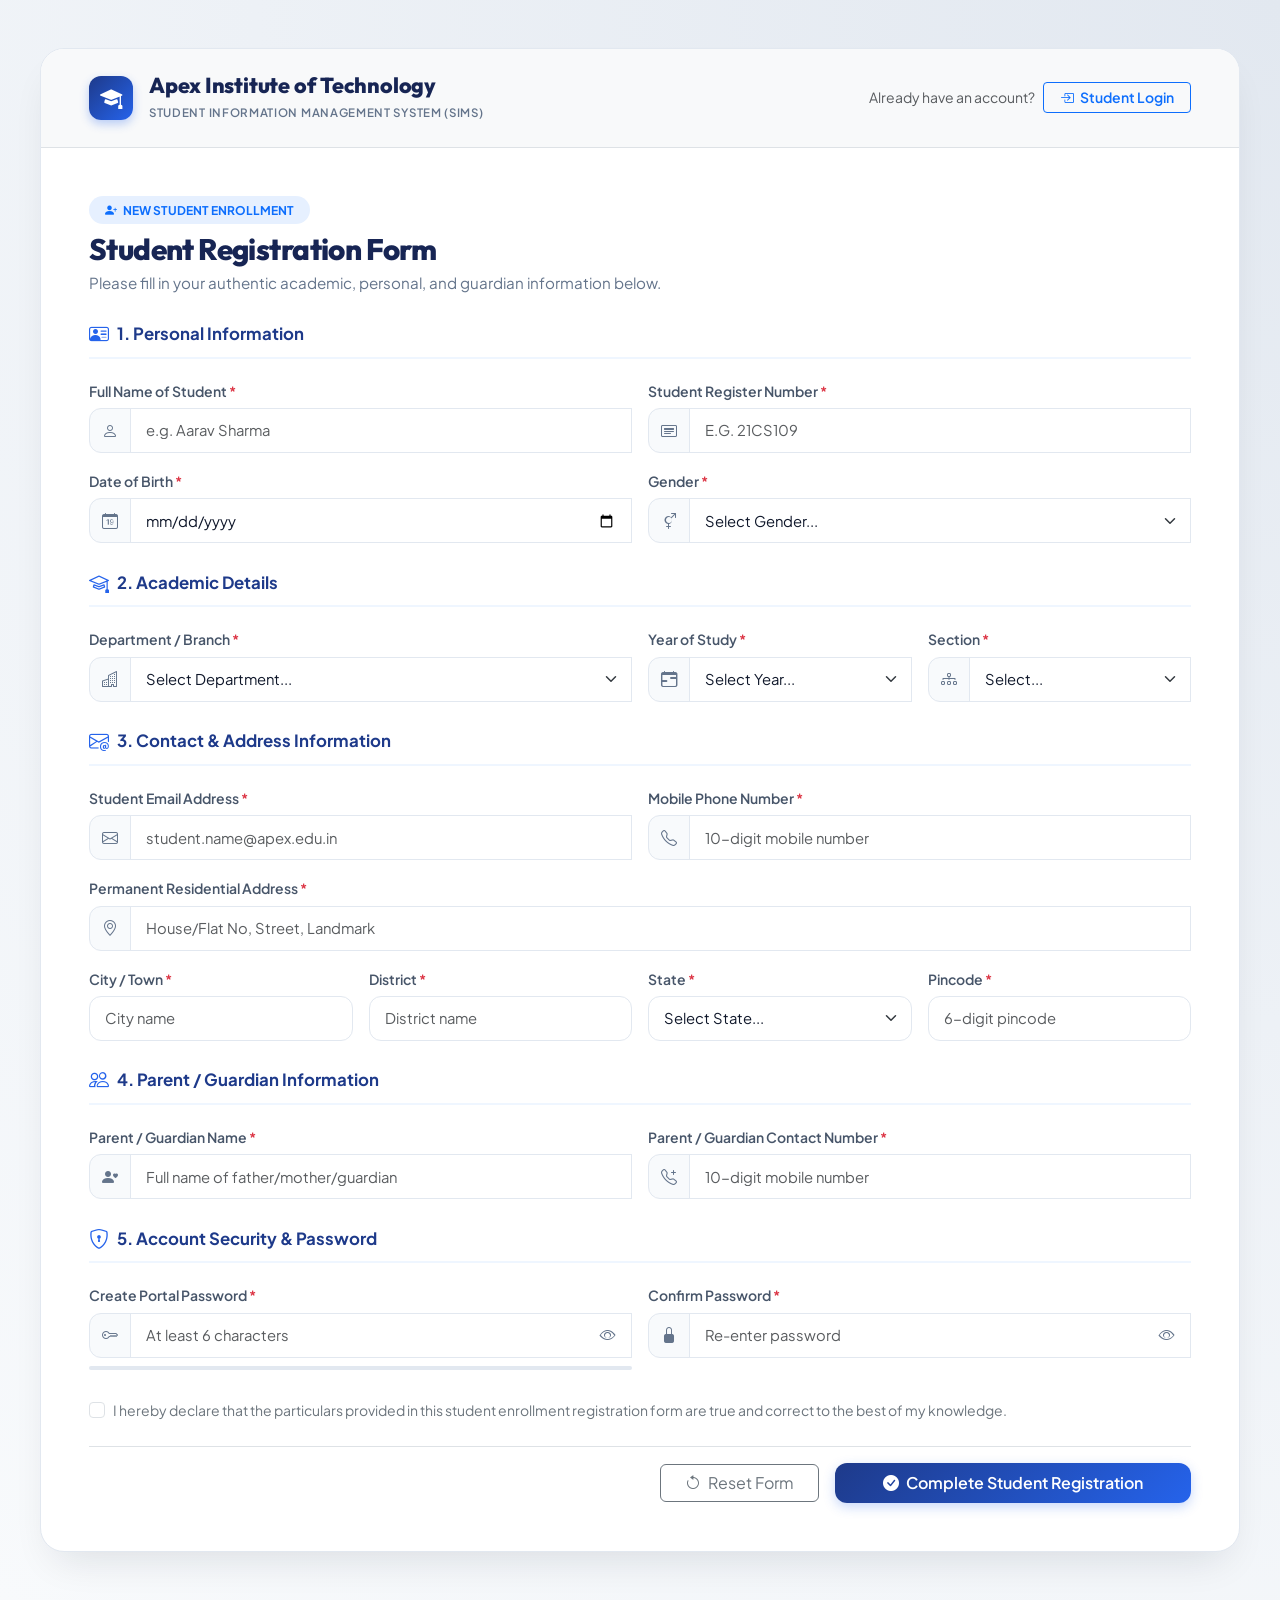
<file: register.html>
<!DOCTYPE html>
<html lang="en">
<head>
  <meta charset="UTF-8">
  <meta name="viewport" content="width=device-width, initial-scale=1.0">
  <title>Student Registration | Apex SIMS - Student Information Management System</title>
  <meta name="description" content="Register as a new student in Apex SIMS to create your official academic profile and student portal account.">

  <!-- Bootstrap 5 CSS -->
  <link href="https://cdn.jsdelivr.net/npm/bootstrap@5.3.3/dist/css/bootstrap.min.css" rel="stylesheet">
  <!-- Bootstrap Icons -->
  <link href="https://cdn.jsdelivr.net/npm/bootstrap-icons@1.11.3/font/bootstrap-icons.css" rel="stylesheet">
  <!-- Custom Stylesheets -->
  <link rel="stylesheet" href="css/style.css">
  <link rel="stylesheet" href="css/auth.css">
</head>
<body>

  <main class="auth-wrapper py-5">
    <div class="auth-card-container auth-card-wide">
      
      <!-- Top Brand Strip -->
      <div class="p-4 px-lg-5 border-bottom bg-light d-flex flex-wrap justify-content-between align-items-center gap-3">
        <div class="d-flex align-items-center gap-3">
          <div class="sims-brand-logo">
            <i class="bi bi-mortarboard-fill"></i>
          </div>
          <div>
            <h1 class="sims-brand-title mb-0" style="font-size: 1.35rem;">Apex Institute of Technology</h1>
            <span class="sims-brand-subtitle">Student Information Management System (SIMS)</span>
          </div>
        </div>
        <div class="d-flex align-items-center gap-2">
          <span class="text-muted small d-none d-sm-inline">Already have an account?</span>
          <a href="login.html" class="btn btn-outline-primary btn-sm px-3 fw-semibold">
            <i class="bi bi-box-arrow-in-right me-1"></i> Student Login
          </a>
        </div>
      </div>

      <div class="p-4 p-md-5">
        
        <!-- Page Title & Progress header -->
        <div class="mb-4 text-center text-md-start">
          <span class="badge bg-primary bg-opacity-10 text-primary px-3 py-2 rounded-pill fw-bold text-uppercase mb-2" style="font-size: 0.75rem;">
            <i class="bi bi-person-plus-fill me-1"></i> New Student Enrollment
          </span>
          <h2 class="auth-title mb-1">Student Registration Form</h2>
          <p class="auth-subtitle mb-0">Please fill in your authentic academic, personal, and guardian information below.</p>
        </div>

        <!-- Registration Form -->
        <form id="registerForm" class="needs-validation" novalidate>

          <!-- 1. Personal Information Section -->
          <div class="form-section-title">
            <i class="bi bi-person-vcard fs-5"></i>
            <span>1. Personal Information</span>
          </div>

          <div class="row g-3">
            <!-- Student Name -->
            <div class="col-md-6">
              <label for="regName" class="form-label">Full Name of Student <span class="text-danger">*</span></label>
              <div class="input-group">
                <span class="input-group-text"><i class="bi bi-person"></i></span>
                <input 
                  type="text" 
                  class="form-control" 
                  id="regName" 
                  placeholder="e.g. Aarav Sharma" 
                  required 
                  minlength="3"
                >
                <div class="invalid-feedback">Please enter your full legal name (minimum 3 characters).</div>
              </div>
            </div>

            <!-- Register Number -->
            <div class="col-md-6">
              <label for="regRegisterNo" class="form-label">Student Register Number <span class="text-danger">*</span></label>
              <div class="input-group">
                <span class="input-group-text"><i class="bi bi-card-heading"></i></span>
                <input 
                  type="text" 
                  class="form-control text-uppercase" 
                  id="regRegisterNo" 
                  placeholder="e.g. 21CS109" 
                  required 
                  pattern="[A-Za-z0-9]{5,15}"
                >
                <div class="invalid-feedback">Please enter a valid alphanumeric register number (e.g. 21CS109).</div>
              </div>
            </div>

            <!-- Date of Birth -->
            <div class="col-md-6">
              <label for="regDob" class="form-label">Date of Birth <span class="text-danger">*</span></label>
              <div class="input-group">
                <span class="input-group-text"><i class="bi bi-calendar-date"></i></span>
                <input 
                  type="date" 
                  class="form-control" 
                  id="regDob" 
                  required
                  max="2012-12-31"
                  min="1990-01-01"
                >
                <div class="invalid-feedback">Please select a valid date of birth.</div>
              </div>
            </div>

            <!-- Gender -->
            <div class="col-md-6">
              <label for="regGender" class="form-label">Gender <span class="text-danger">*</span></label>
              <div class="input-group">
                <span class="input-group-text"><i class="bi bi-gender-ambiguous"></i></span>
                <select class="form-select" id="regGender" required>
                  <option value="" disabled selected>Select Gender...</option>
                  <option value="Male">Male</option>
                  <option value="Female">Female</option>
                  <option value="Non-Binary">Non-Binary</option>
                  <option value="Prefer not to say">Prefer not to say</option>
                </select>
                <div class="invalid-feedback">Please select your gender.</div>
              </div>
            </div>
          </div>


          <!-- 2. Academic Details Section -->
          <div class="form-section-title">
            <i class="bi bi-mortarboard fs-5"></i>
            <span>2. Academic Details</span>
          </div>

          <div class="row g-3">
            <!-- Department -->
            <div class="col-md-6">
              <label for="regDepartment" class="form-label">Department / Branch <span class="text-danger">*</span></label>
              <div class="input-group">
                <span class="input-group-text"><i class="bi bi-buildings"></i></span>
                <select class="form-select" id="regDepartment" required>
                  <option value="" disabled selected>Select Department...</option>
                  <option value="Computer Science and Engineering">Computer Science and Engineering (CSE)</option>
                  <option value="Information Technology">Information Technology (IT)</option>
                  <option value="Electronics and Communication Engineering">Electronics and Communication Engineering (ECE)</option>
                  <option value="Electrical and Electronics Engineering">Electrical and Electronics Engineering (EEE)</option>
                  <option value="Mechanical Engineering">Mechanical Engineering (MECH)</option>
                  <option value="Civil Engineering">Civil Engineering (CIVIL)</option>
                  <option value="Artificial Intelligence and Data Science">Artificial Intelligence and Data Science (AIDS)</option>
                </select>
                <div class="invalid-feedback">Please select your department.</div>
              </div>
            </div>

            <!-- Year -->
            <div class="col-md-3">
              <label for="regYear" class="form-label">Year of Study <span class="text-danger">*</span></label>
              <div class="input-group">
                <span class="input-group-text"><i class="bi bi-calendar-range"></i></span>
                <select class="form-select" id="regYear" required>
                  <option value="" disabled selected>Select Year...</option>
                  <option value="1st Year">1st Year</option>
                  <option value="2nd Year">2nd Year</option>
                  <option value="3rd Year">3rd Year</option>
                  <option value="4th Year">4th Year</option>
                </select>
                <div class="invalid-feedback">Please select your year.</div>
              </div>
            </div>

            <!-- Section -->
            <div class="col-md-3">
              <label for="regSection" class="form-label">Section <span class="text-danger">*</span></label>
              <div class="input-group">
                <span class="input-group-text"><i class="bi bi-diagram-3"></i></span>
                <select class="form-select" id="regSection" required>
                  <option value="" disabled selected>Select...</option>
                  <option value="A">Section A</option>
                  <option value="B">Section B</option>
                  <option value="C">Section C</option>
                  <option value="D">Section D</option>
                </select>
                <div class="invalid-feedback">Please select section.</div>
              </div>
            </div>
          </div>


          <!-- 3. Contact & Address Information -->
          <div class="form-section-title">
            <i class="bi bi-envelope-at fs-5"></i>
            <span>3. Contact & Address Information</span>
          </div>

          <div class="row g-3">
            <!-- Email -->
            <div class="col-md-6">
              <label for="regEmail" class="form-label">Student Email Address <span class="text-danger">*</span></label>
              <div class="input-group">
                <span class="input-group-text"><i class="bi bi-envelope"></i></span>
                <input 
                  type="email" 
                  class="form-control" 
                  id="regEmail" 
                  placeholder="student.name@apex.edu.in" 
                  required
                >
                <div class="invalid-feedback">Please enter a valid email address.</div>
              </div>
            </div>

            <!-- Phone Number -->
            <div class="col-md-6">
              <label for="regPhone" class="form-label">Mobile Phone Number <span class="text-danger">*</span></label>
              <div class="input-group">
                <span class="input-group-text"><i class="bi bi-telephone"></i></span>
                <input 
                  type="tel" 
                  class="form-control" 
                  id="regPhone" 
                  placeholder="10-digit mobile number" 
                  required
                  pattern="[0-9]{10}"
                  maxlength="10"
                >
                <div class="invalid-feedback">Please enter a valid 10-digit phone number.</div>
              </div>
            </div>

            <!-- Address -->
            <div class="col-12">
              <label for="regAddress" class="form-label">Permanent Residential Address <span class="text-danger">*</span></label>
              <div class="input-group">
                <span class="input-group-text"><i class="bi bi-geo-alt"></i></span>
                <input 
                  type="text" 
                  class="form-control" 
                  id="regAddress" 
                  placeholder="House/Flat No, Street, Landmark" 
                  required
                >
                <div class="invalid-feedback">Please enter your address.</div>
              </div>
            </div>

            <!-- City -->
            <div class="col-md-3">
              <label for="regCity" class="form-label">City / Town <span class="text-danger">*</span></label>
              <input type="text" class="form-control" id="regCity" placeholder="City name" required>
              <div class="invalid-feedback">City is required.</div>
            </div>

            <!-- District -->
            <div class="col-md-3">
              <label for="regDistrict" class="form-label">District <span class="text-danger">*</span></label>
              <input type="text" class="form-control" id="regDistrict" placeholder="District name" required>
              <div class="invalid-feedback">District is required.</div>
            </div>

            <!-- State -->
            <div class="col-md-3">
              <label for="regState" class="form-label">State <span class="text-danger">*</span></label>
              <select class="form-select" id="regState" required>
                <option value="" disabled selected>Select State...</option>
                <option value="Tamil Nadu">Tamil Nadu</option>
                <option value="Karnataka">Karnataka</option>
                <option value="Kerala">Kerala</option>
                <option value="Andhra Pradesh">Andhra Pradesh</option>
                <option value="Telangana">Telangana</option>
                <option value="Maharashtra">Maharashtra</option>
                <option value="Delhi">Delhi</option>
                <option value="Other">Other State/UT</option>
              </select>
              <div class="invalid-feedback">Please select state.</div>
            </div>

            <!-- Pincode -->
            <div class="col-md-3">
              <label for="regPincode" class="form-label">Pincode <span class="text-danger">*</span></label>
              <input 
                type="text" 
                class="form-control" 
                id="regPincode" 
                placeholder="6-digit pincode" 
                required
                pattern="[0-9]{6}"
                maxlength="6"
              >
              <div class="invalid-feedback">Please enter a 6-digit postal code.</div>
            </div>
          </div>


          <!-- 4. Parent / Guardian Information -->
          <div class="form-section-title">
            <i class="bi bi-people fs-5"></i>
            <span>4. Parent / Guardian Information</span>
          </div>

          <div class="row g-3">
            <!-- Parent Name -->
            <div class="col-md-6">
              <label for="regParentName" class="form-label">Parent / Guardian Name <span class="text-danger">*</span></label>
              <div class="input-group">
                <span class="input-group-text"><i class="bi bi-person-heart"></i></span>
                <input 
                  type="text" 
                  class="form-control" 
                  id="regParentName" 
                  placeholder="Full name of father/mother/guardian" 
                  required
                >
                <div class="invalid-feedback">Please enter parent or guardian name.</div>
              </div>
            </div>

            <!-- Parent Phone -->
            <div class="col-md-6">
              <label for="regParentPhone" class="form-label">Parent / Guardian Contact Number <span class="text-danger">*</span></label>
              <div class="input-group">
                <span class="input-group-text"><i class="bi bi-telephone-plus"></i></span>
                <input 
                  type="tel" 
                  class="form-control" 
                  id="regParentPhone" 
                  placeholder="10-digit mobile number" 
                  required
                  pattern="[0-9]{10}"
                  maxlength="10"
                >
                <div class="invalid-feedback">Please enter a valid 10-digit emergency contact number.</div>
              </div>
            </div>
          </div>


          <!-- 5. Account Security -->
          <div class="form-section-title">
            <i class="bi bi-shield-lock fs-5"></i>
            <span>5. Account Security & Password</span>
          </div>

          <div class="row g-3">
            <!-- Password -->
            <div class="col-md-6">
              <label for="regPassword" class="form-label">Create Portal Password <span class="text-danger">*</span></label>
              <div class="input-group">
                <span class="input-group-text"><i class="bi bi-key"></i></span>
                <input 
                  type="password" 
                  class="form-control has-toggle" 
                  id="regPassword" 
                  placeholder="At least 6 characters" 
                  required
                  minlength="6"
                  autocomplete="new-password"
                >
                <button 
                  type="button" 
                  class="password-toggle-btn" 
                  data-target="regPassword"
                  aria-label="Show password"
                >
                  <i class="bi bi-eye"></i>
                </button>
                <div class="invalid-feedback">Password must be at least 6 characters long.</div>
              </div>
              
              <!-- Password strength meter -->
              <div class="password-strength-bar" id="passwordStrengthBar">
                <div class="password-strength-fill"></div>
              </div>
              <div class="password-strength-text" id="passwordStrengthText"></div>
            </div>

            <!-- Confirm Password -->
            <div class="col-md-6">
              <label for="regConfirmPassword" class="form-label">Confirm Password <span class="text-danger">*</span></label>
              <div class="input-group">
                <span class="input-group-text"><i class="bi bi-lock-fill"></i></span>
                <input 
                  type="password" 
                  class="form-control has-toggle" 
                  id="regConfirmPassword" 
                  placeholder="Re-enter password" 
                  required
                  minlength="6"
                  autocomplete="new-password"
                >
                <button 
                  type="button" 
                  class="password-toggle-btn" 
                  data-target="regConfirmPassword"
                  aria-label="Show password"
                >
                  <i class="bi bi-eye"></i>
                </button>
                <div class="invalid-feedback">Passwords must match identically.</div>
              </div>
            </div>
          </div>

          <!-- Terms & Condition Checkbox -->
          <div class="mt-4 mb-4">
            <div class="form-check">
              <input class="form-check-input" type="checkbox" id="termsCheck" required>
              <label class="form-check-label small text-secondary" for="termsCheck">
                I hereby declare that the particulars provided in this student enrollment registration form are true and correct to the best of my knowledge.
              </label>
              <div class="invalid-feedback">You must accept the declaration to register.</div>
            </div>
          </div>

          <!-- Action Buttons -->
          <div class="d-flex flex-wrap gap-3 align-items-center justify-content-end pt-3 border-top">
            <button type="reset" class="btn btn-outline-secondary px-4">
              <i class="bi bi-arrow-counterclockwise me-1"></i> Reset Form
            </button>
            <button type="submit" class="btn btn-sims-primary px-5 py-2 fs-6" id="regSubmitBtn">
              <span id="regBtnSpinner" class="spinner-border spinner-border-sm d-none" role="status" aria-hidden="true"></span>
              <span id="regBtnText"><i class="bi bi-check-circle-fill me-1"></i> Complete Student Registration</span>
            </button>
          </div>

        </form>

      </div>
    </div>
  </main>

  <!-- Toast Notification Container -->
  <div id="toast-container" class="sims-toast-container" aria-live="polite" aria-atomic="true"></div>

  <!-- Scripts -->
  <script src="https://cdn.jsdelivr.net/npm/bootstrap@5.3.3/dist/js/bootstrap.bundle.min.js"></script>
  <script src="js/mock-data.js"></script>
  <script src="js/auth.js"></script>
</body>
</html>
</file>
<file: css/style.css>
/* ==========================================================================
   SIMS - Student Information Management System
   Core Design System & Global Stylesheet
   ========================================================================== */

@import url('https://fonts.googleapis.com/css2?family=Outfit:wght@400;500;600;700;800&family=Plus+Jakarta+Sans:wght@300;400;500;600;700&display=swap');

:root {
  /* Brand Color Tokens */
  --sims-primary: #1e3a8a;          /* Deep Collegiate Navy */
  --sims-primary-dark: #172554;
  --sims-primary-light: #3b82f6;
  --sims-primary-glow: rgba(30, 58, 138, 0.15);
  
  --sims-accent: #2563eb;           /* Electric Royal Blue */
  --sims-accent-subtle: #eff6ff;
  --sims-secondary: #0ea5e9;        /* Sky Blue */
  --sims-emerald: #10b981;          /* Success green */
  --sims-amber: #f59e0b;            /* Warning amber */
  --sims-rose: #ef4444;             /* Danger rose */
  --sims-purple: #8b5cf6;

  /* Neutrals */
  --sims-bg: #f8fafc;
  --sims-surface: #ffffff;
  --sims-surface-muted: #f1f5f9;
  --sims-border: #e2e8f0;
  --sims-border-focus: #3b82f6;
  
  --sims-text-primary: #0f172a;
  --sims-text-secondary: #475569;
  --sims-text-muted: #64748b;
  --sims-text-inverted: #ffffff;

  /* Typography */
  --sims-font-sans: 'Plus Jakarta Sans', -apple-system, BlinkMacSystemFont, 'Segoe UI', Roboto, sans-serif;
  --sims-font-heading: 'Outfit', sans-serif;

  /* Elevation Shadows */
  --sims-shadow-sm: 0 1px 3px 0 rgb(0 0 0 / 0.07), 0 1px 2px -1px rgb(0 0 0 / 0.07);
  --sims-shadow-md: 0 4px 6px -1px rgb(0 0 0 / 0.08), 0 2px 4px -2px rgb(0 0 0 / 0.06);
  --sims-shadow-lg: 0 10px 25px -3px rgb(0 0 0 / 0.08), 0 4px 6px -4px rgb(0 0 0 / 0.04);
  --sims-shadow-hover: 0 20px 25px -5px rgb(0 0 0 / 0.1), 0 8px 10px -6px rgb(0 0 0 / 0.06);

  /* Radius */
  --sims-radius-sm: 0.375rem;
  --sims-radius-md: 0.75rem;
  --sims-radius-lg: 1rem;
  --sims-radius-xl: 1.5rem;
  --sims-radius-full: 9999px;

  /* Transitions */
  --sims-transition: all 0.25s cubic-bezier(0.16, 1, 0.3, 1);
}

/* Base resets & typography */
*, *::before, *::after {
  box-sizing: border-box;
}

body {
  font-family: var(--sims-font-sans);
  color: var(--sims-text-primary);
  background-color: var(--sims-bg);
  min-height: 100vh;
  display: flex;
  flex-direction: column;
  -webkit-font-smoothing: antialiased;
}

h1, h2, h3, h4, h5, h6 {
  font-family: var(--sims-font-heading);
  font-weight: 700;
  letter-spacing: -0.02em;
  color: var(--sims-text-primary);
}

/* Custom Scrollbar */
::-webkit-scrollbar {
  width: 8px;
  height: 8px;
}
::-webkit-scrollbar-track {
  background: var(--sims-surface-muted);
}
::-webkit-scrollbar-thumb {
  background: #cbd5e1;
  border-radius: 4px;
}
::-webkit-scrollbar-thumb:hover {
  background: #94a3b8;
}

/* ==========================================================================
   Global Navbar
   ========================================================================== */
.sims-navbar {
  background: rgba(255, 255, 255, 0.95);
  backdrop-filter: blur(12px);
  border-bottom: 1px solid var(--sims-border);
  padding: 0.75rem 0;
  box-shadow: 0 2px 10px rgba(0, 0, 0, 0.03);
  position: sticky;
  top: 0;
  z-index: 1030;
}

.sims-brand {
  display: flex;
  align-items: center;
  gap: 0.75rem;
  text-decoration: none;
  color: var(--sims-primary);
}

.sims-brand-logo {
  width: 44px;
  height: 44px;
  border-radius: var(--sims-radius-md);
  background: linear-gradient(135deg, var(--sims-primary) 0%, var(--sims-accent) 100%);
  color: #fff;
  display: flex;
  align-items: center;
  justify-content: center;
  font-size: 1.4rem;
  box-shadow: 0 4px 10px rgba(37, 99, 235, 0.3);
}

.sims-brand-text {
  display: flex;
  flex-direction: column;
}

.sims-brand-title {
  font-family: var(--sims-font-heading);
  font-weight: 800;
  font-size: 1.15rem;
  line-height: 1.2;
  color: var(--sims-primary-dark);
  letter-spacing: -0.01em;
}

.sims-brand-subtitle {
  font-size: 0.72rem;
  color: var(--sims-text-muted);
  font-weight: 600;
  text-transform: uppercase;
  letter-spacing: 0.06em;
}

.sims-nav-link {
  font-weight: 500;
  font-size: 0.925rem;
  color: var(--sims-text-secondary);
  padding: 0.5rem 0.85rem !important;
  border-radius: var(--sims-radius-md);
  transition: var(--sims-transition);
  display: inline-flex;
  align-items: center;
  gap: 0.4rem;
}

.sims-nav-link:hover,
.sims-nav-link.active {
  color: var(--sims-accent) !important;
  background-color: var(--sims-accent-subtle);
}

.sims-nav-link.active {
  font-weight: 600;
}

.user-badge-btn {
  display: flex;
  align-items: center;
  gap: 0.75rem;
  padding: 0.35rem 0.85rem 0.35rem 0.4rem;
  background: #f8fafc;
  border: 1px solid var(--sims-border);
  border-radius: var(--sims-radius-full);
  text-decoration: none;
  transition: var(--sims-transition);
}

.user-badge-btn:hover {
  background: #f1f5f9;
  border-color: #cbd5e1;
}

.user-badge-avatar {
  width: 34px;
  height: 34px;
  border-radius: 50%;
  object-fit: cover;
  border: 2px solid #fff;
  box-shadow: 0 2px 5px rgba(0, 0, 0, 0.1);
}

.user-badge-name {
  font-weight: 600;
  font-size: 0.85rem;
  color: var(--sims-text-primary);
  line-height: 1.2;
}

.user-badge-role {
  font-size: 0.72rem;
  color: var(--sims-text-muted);
}

/* ==========================================================================
   UI Components & Cards
   ========================================================================== */
.sims-card {
  background: var(--sims-surface);
  border: 1px solid var(--sims-border);
  border-radius: var(--sims-radius-lg);
  box-shadow: var(--sims-shadow-sm);
  transition: var(--sims-transition);
  overflow: hidden;
}

.sims-card-hover:hover {
  transform: translateY(-3px);
  box-shadow: var(--sims-shadow-md);
  border-color: #cbd5e1;
}

.sims-card-header {
  background: transparent;
  padding: 1.25rem 1.5rem;
  border-bottom: 1px solid var(--sims-border);
  display: flex;
  align-items: center;
  justify-content: space-between;
}

.sims-card-title {
  margin: 0;
  font-size: 1.1rem;
  font-weight: 700;
  display: flex;
  align-items: center;
  gap: 0.6rem;
  color: var(--sims-text-primary);
}

.sims-card-body {
  padding: 1.5rem;
}

/* Custom Buttons */
.btn-sims-primary {
  background: linear-gradient(135deg, var(--sims-primary) 0%, var(--sims-accent) 100%);
  color: #fff;
  border: none;
  padding: 0.65rem 1.4rem;
  font-weight: 600;
  border-radius: var(--sims-radius-md);
  box-shadow: 0 4px 12px rgba(37, 99, 235, 0.25);
  transition: var(--sims-transition);
  display: inline-flex;
  align-items: center;
  justify-content: center;
  gap: 0.5rem;
}

.btn-sims-primary:hover {
  background: linear-gradient(135deg, var(--sims-primary-dark) 0%, var(--sims-primary) 100%);
  color: #fff;
  transform: translateY(-1px);
  box-shadow: 0 6px 16px rgba(37, 99, 235, 0.35);
}

.btn-sims-outline {
  border: 1.5px solid var(--sims-border);
  background: transparent;
  color: var(--sims-text-primary);
  font-weight: 600;
  padding: 0.65rem 1.3rem;
  border-radius: var(--sims-radius-md);
  transition: var(--sims-transition);
  display: inline-flex;
  align-items: center;
  justify-content: center;
  gap: 0.5rem;
}

.btn-sims-outline:hover {
  background: #f8fafc;
  border-color: #94a3b8;
  color: var(--sims-primary);
}

.btn-sims-subtle {
  background: var(--sims-accent-subtle);
  color: var(--sims-accent);
  font-weight: 600;
  border: none;
  padding: 0.55rem 1.1rem;
  border-radius: var(--sims-radius-md);
  transition: var(--sims-transition);
}

.btn-sims-subtle:hover {
  background: #dbeafe;
  color: var(--sims-primary);
}

/* Form Styles */
.form-label {
  font-weight: 600;
  font-size: 0.875rem;
  color: var(--sims-text-secondary);
  margin-bottom: 0.4rem;
}

.form-control, .form-select {
  border: 1.5px solid var(--sims-border);
  border-radius: var(--sims-radius-md);
  padding: 0.65rem 0.95rem;
  font-size: 0.925rem;
  color: var(--sims-text-primary);
  background-color: #fff;
  transition: var(--sims-transition);
}

.form-control:focus, .form-select:focus {
  border-color: var(--sims-accent);
  box-shadow: 0 0 0 4px var(--sims-primary-glow);
  outline: none;
}

.input-group-text {
  border: 1.5px solid var(--sims-border);
  background-color: #f8fafc;
  color: var(--sims-text-muted);
  border-radius: var(--sims-radius-md);
}

/* Badges */
.badge-pill-soft {
  padding: 0.4rem 0.8rem;
  font-size: 0.78rem;
  font-weight: 600;
  border-radius: var(--sims-radius-full);
  display: inline-flex;
  align-items: center;
  gap: 0.35rem;
}

.badge-soft-primary { background: #eff6ff; color: #2563eb; }
.badge-soft-success { background: #ecfdf5; color: #059669; }
.badge-soft-warning { background: #fffbeb; color: #d97706; }
.badge-soft-danger  { background: #fef2f2; color: #dc2626; }
.badge-soft-info    { background: #f0fdfa; color: #0d9488; }

/* Custom Toasts */
.sims-toast-container {
  position: fixed;
  top: 1.5rem;
  right: 1.5rem;
  z-index: 1090;
  display: flex;
  flex-direction: column;
  gap: 0.75rem;
  max-width: 420px;
  pointer-events: none;
}

.sims-toast {
  pointer-events: auto;
  background: #ffffff;
  border-radius: var(--sims-radius-md);
  box-shadow: 0 10px 30px rgba(0, 0, 0, 0.12);
  border: 1px solid var(--sims-border);
  border-left: 5px solid var(--sims-accent);
  padding: 1rem 1.25rem;
  display: flex;
  align-items: flex-start;
  gap: 0.75rem;
  animation: slideInRight 0.3s cubic-bezier(0.16, 1, 0.3, 1);
  transition: all 0.3s ease;
}

.sims-toast.toast-success { border-left-color: var(--sims-emerald); }
.sims-toast.toast-error   { border-left-color: var(--sims-rose); }
.sims-toast.toast-warning { border-left-color: var(--sims-amber); }
.sims-toast.toast-info    { border-left-color: var(--sims-accent); }

@keyframes slideInRight {
  from {
    transform: translateX(100%);
    opacity: 0;
  }
  to {
    transform: translateX(0);
    opacity: 1;
  }
}

/* Footer */
.sims-footer {
  margin-top: auto;
  background: #ffffff;
  border-top: 1px solid var(--sims-border);
  padding: 2rem 0;
  color: var(--sims-text-muted);
  font-size: 0.85rem;
}

.sims-footer a {
  color: var(--sims-text-secondary);
  text-decoration: none;
  transition: var(--sims-transition);
}

.sims-footer a:hover {
  color: var(--sims-accent);
}

/* Responsive adjustments */
@media (max-width: 768px) {
  .sims-card-body {
    padding: 1.15rem;
  }
  .sims-toast-container {
    left: 1rem;
    right: 1rem;
    max-width: none;
  }
}
</file>
<file: css/dashboard.css>
/* ==========================================================================
   SIMS - Student Information Management System
   Dashboard & Profile Stylesheet
   ========================================================================== */

/* Page Header / Welcome Hero */
.dashboard-hero {
  background: linear-gradient(135deg, #1e3a8a 0%, #1e40af 50%, #2563eb 100%);
  border-radius: var(--sims-radius-xl);
  padding: 2.25rem 2.5rem;
  color: #ffffff;
  position: relative;
  overflow: hidden;
  box-shadow: 0 10px 25px -5px rgba(30, 58, 138, 0.25);
  margin-bottom: 2rem;
}

.dashboard-hero::before {
  content: '';
  position: absolute;
  top: -50px;
  right: -50px;
  width: 250px;
  height: 250px;
  border-radius: 50%;
  background: radial-gradient(circle, rgba(255, 255, 255, 0.15) 0%, rgba(255, 255, 255, 0) 70%);
  pointer-events: none;
}

.dashboard-hero-content {
  position: relative;
  z-index: 2;
}

.dashboard-hero-title {
  color: #ffffff;
  font-size: 2rem;
  font-weight: 800;
  margin-bottom: 0.5rem;
  display: flex;
  align-items: center;
  gap: 0.6rem;
  flex-wrap: wrap;
}

.dashboard-hero-meta {
  display: flex;
  flex-wrap: wrap;
  align-items: center;
  gap: 0.75rem;
  margin-top: 1rem;
}

.hero-meta-badge {
  display: inline-flex;
  align-items: center;
  gap: 0.4rem;
  background: rgba(255, 255, 255, 0.15);
  backdrop-filter: blur(8px);
  padding: 0.35rem 0.85rem;
  border-radius: var(--sims-radius-full);
  font-size: 0.825rem;
  font-weight: 500;
  border: 1px solid rgba(255, 255, 255, 0.2);
}

.hero-avatar-box {
  width: 90px;
  height: 90px;
  border-radius: 50%;
  border: 4px solid rgba(255, 255, 255, 0.3);
  box-shadow: 0 6px 15px rgba(0, 0, 0, 0.2);
  overflow: hidden;
  flex-shrink: 0;
}

.hero-avatar-box img {
  width: 100%;
  height: 100%;
  object-fit: cover;
}

/* Stat Cards */
.stat-card {
  background: #ffffff;
  border: 1px solid var(--sims-border);
  border-radius: var(--sims-radius-lg);
  padding: 1.5rem;
  box-shadow: var(--sims-shadow-sm);
  transition: var(--sims-transition);
  display: flex;
  align-items: center;
  gap: 1.25rem;
}

.stat-card:hover {
  transform: translateY(-4px);
  box-shadow: var(--sims-shadow-md);
  border-color: #cbd5e1;
}

.stat-icon {
  width: 54px;
  height: 54px;
  border-radius: var(--sims-radius-md);
  display: flex;
  align-items: center;
  justify-content: center;
  font-size: 1.5rem;
  flex-shrink: 0;
}

.stat-icon-blue   { background: #eff6ff; color: #2563eb; }
.stat-icon-emerald{ background: #ecfdf5; color: #10b981; }
.stat-icon-amber  { background: #fffbeb; color: #f59e0b; }
.stat-icon-purple { background: #f5f3ff; color: #8b5cf6; }

.stat-value {
  font-family: var(--sims-font-heading);
  font-size: 1.75rem;
  font-weight: 800;
  line-height: 1.1;
  color: var(--sims-text-primary);
  margin-bottom: 0.25rem;
}

.stat-label {
  font-size: 0.85rem;
  font-weight: 600;
  color: var(--sims-text-muted);
}

.stat-subtext {
  font-size: 0.75rem;
  margin-top: 0.25rem;
  color: var(--sims-text-secondary);
}

/* Quick Action Tiles */
.action-card {
  background: #ffffff;
  border: 1px solid var(--sims-border);
  border-radius: var(--sims-radius-md);
  padding: 1.25rem 1rem;
  text-align: center;
  text-decoration: none;
  color: var(--sims-text-primary);
  transition: var(--sims-transition);
  display: flex;
  flex-direction: column;
  align-items: center;
  gap: 0.6rem;
}

.action-card:hover {
  background: #f8fafc;
  border-color: var(--sims-accent);
  color: var(--sims-accent);
  transform: translateY(-2px);
  box-shadow: var(--sims-shadow-sm);
}

.action-card-icon {
  width: 44px;
  height: 44px;
  border-radius: 50%;
  background: var(--sims-accent-subtle);
  color: var(--sims-accent);
  display: flex;
  align-items: center;
  justify-content: center;
  font-size: 1.25rem;
  transition: var(--sims-transition);
}

.action-card:hover .action-card-icon {
  background: var(--sims-accent);
  color: #fff;
  transform: scale(1.1);
}

.action-card-title {
  font-size: 0.875rem;
  font-weight: 600;
}

/* Schedule / Timetable Items */
.schedule-item {
  display: flex;
  align-items: center;
  justify-content: space-between;
  padding: 1rem;
  border-radius: var(--sims-radius-md);
  background: #f8fafc;
  border: 1px solid #f1f5f9;
  margin-bottom: 0.75rem;
  transition: var(--sims-transition);
}

.schedule-item:hover {
  background: #ffffff;
  border-color: var(--sims-border);
  box-shadow: 0 2px 8px rgba(0, 0, 0, 0.04);
}

.schedule-time-box {
  display: flex;
  flex-direction: column;
  min-width: 140px;
}

.schedule-time {
  font-weight: 700;
  font-size: 0.85rem;
  color: var(--sims-text-primary);
}

.schedule-room {
  font-size: 0.75rem;
  color: var(--sims-text-muted);
}

.schedule-details {
  flex-grow: 1;
  padding: 0 1rem;
}

.schedule-code {
  font-size: 0.75rem;
  font-weight: 700;
  color: var(--sims-accent);
  text-transform: uppercase;
}

.schedule-title {
  font-size: 0.925rem;
  font-weight: 600;
  color: var(--sims-text-primary);
  margin-bottom: 0.15rem;
}

.schedule-prof {
  font-size: 0.78rem;
  color: var(--sims-text-muted);
}

/* Notice List */
.notice-item {
  display: flex;
  align-items: flex-start;
  gap: 0.85rem;
  padding: 1rem 0;
  border-bottom: 1px solid var(--sims-border);
}

.notice-item:last-child {
  border-bottom: none;
  padding-bottom: 0;
}

.notice-bullet {
  width: 8px;
  height: 8px;
  border-radius: 50%;
  background: var(--sims-accent);
  margin-top: 0.45rem;
  flex-shrink: 0;
}

.notice-content {
  flex-grow: 1;
}

.notice-title {
  font-size: 0.925rem;
  font-weight: 600;
  color: var(--sims-text-primary);
  margin-bottom: 0.25rem;
  line-height: 1.35;
}

.notice-meta {
  display: flex;
  align-items: center;
  gap: 0.75rem;
  font-size: 0.75rem;
  color: var(--sims-text-muted);
}

/* ==========================================================================
   Profile Page Elements
   ========================================================================== */
.profile-cover {
  height: 160px;
  background: linear-gradient(135deg, #1e3a8a 0%, #2563eb 100%);
  border-radius: var(--sims-radius-lg) var(--sims-radius-lg) 0 0;
  position: relative;
}

.profile-header-card {
  background: #ffffff;
  border: 1px solid var(--sims-border);
  border-radius: var(--sims-radius-lg);
  box-shadow: var(--sims-shadow-sm);
  margin-bottom: 2rem;
  overflow: hidden;
}

.profile-avatar-wrapper {
  position: relative;
  margin-top: -65px;
  margin-left: 2rem;
  display: inline-block;
}

.profile-avatar-img {
  width: 120px;
  height: 120px;
  border-radius: 50%;
  border: 4px solid #ffffff;
  box-shadow: 0 4px 15px rgba(0, 0, 0, 0.15);
  object-fit: cover;
  background: #ffffff;
}

.profile-status-indicator {
  position: absolute;
  bottom: 8px;
  right: 8px;
  width: 18px;
  height: 18px;
  border-radius: 50%;
  background: var(--sims-emerald);
  border: 3px solid #ffffff;
}

.profile-header-info {
  padding: 1.25rem 2rem 1.75rem;
  display: flex;
  justify-content: space-between;
  align-items: flex-start;
  flex-wrap: wrap;
  gap: 1.25rem;
}

.profile-name-lg {
  font-size: 1.85rem;
  font-weight: 800;
  margin-bottom: 0.25rem;
  color: var(--sims-text-primary);
}

.profile-degree-text {
  font-size: 1rem;
  color: var(--sims-text-secondary);
  font-weight: 500;
  margin-bottom: 0.5rem;
}

/* Profile Data Fields (View Mode) */
.profile-field-group {
  padding: 0.85rem 0;
  border-bottom: 1px dashed var(--sims-border);
}

.profile-field-group:last-child {
  border-bottom: none;
}

.profile-field-label {
  font-size: 0.825rem;
  font-weight: 600;
  color: var(--sims-text-muted);
  text-transform: uppercase;
  letter-spacing: 0.04em;
  margin-bottom: 0.25rem;
  display: flex;
  align-items: center;
  gap: 0.4rem;
}

.profile-field-value {
  font-size: 0.95rem;
  font-weight: 600;
  color: var(--sims-text-primary);
}

/* Edit Mode Banner */
.edit-mode-alert {
  background: #eff6ff;
  border: 1px solid #bfdbfe;
  color: #1e40af;
  border-radius: var(--sims-radius-md);
  padding: 0.85rem 1.25rem;
  margin-bottom: 1.5rem;
  display: flex;
  align-items: center;
  justify-content: space-between;
}

/* Custom Nav Tabs for Profile */
.profile-tabs .nav-link {
  font-weight: 600;
  font-size: 0.95rem;
  color: var(--sims-text-secondary);
  border: none;
  padding: 0.85rem 1.25rem;
  border-bottom: 3px solid transparent;
  border-radius: 0;
  transition: var(--sims-transition);
}

.profile-tabs .nav-link:hover {
  color: var(--sims-accent);
}

.profile-tabs .nav-link.active {
  color: var(--sims-accent);
  background: transparent;
  border-bottom-color: var(--sims-accent);
}

@media (max-width: 768px) {
  .dashboard-hero {
    padding: 1.75rem 1.5rem;
  }
  .profile-avatar-wrapper {
    margin-left: 1.25rem;
  }
  .profile-header-info {
    padding: 1rem 1.25rem;
  }
}
</file>
<file: css/auth.css>
/* ==========================================================================
   SIMS - Student Information Management System
   Authentication Styles (Login & Registration)
   ========================================================================== */

.auth-wrapper {
  min-height: 100vh;
  display: flex;
  align-items: center;
  justify-content: center;
  padding: 2rem 1rem;
  background: radial-gradient(circle at top right, #e2e8f0 0%, #f8fafc 100%);
}

.auth-card-container {
  width: 100%;
  max-width: 1100px;
  background: #ffffff;
  border-radius: var(--sims-radius-xl);
  box-shadow: 0 20px 40px -15px rgba(15, 23, 42, 0.12);
  border: 1px solid var(--sims-border);
  overflow: hidden;
}

.auth-card-wide {
  max-width: 1200px;
}

/* Sidebar Campus Banner */
.auth-hero-pane {
  position: relative;
  background: linear-gradient(145deg, rgba(30, 58, 138, 0.92) 0%, rgba(23, 37, 84, 0.95) 100%),
              url('../assets/images/campus.jpg') center/cover no-repeat;
  color: #ffffff;
  padding: 3.5rem 3rem;
  display: flex;
  flex-direction: column;
  justify-content: space-between;
  min-height: 580px;
}

.auth-hero-pattern {
  position: absolute;
  top: 0;
  left: 0;
  right: 0;
  bottom: 0;
  background-image: radial-gradient(rgba(255, 255, 255, 0.1) 1px, transparent 1px);
  background-size: 24px 24px;
  pointer-events: none;
  opacity: 0.6;
}

.auth-hero-content {
  position: relative;
  z-index: 2;
}

.auth-hero-badge {
  display: inline-flex;
  align-items: center;
  gap: 0.5rem;
  padding: 0.45rem 1rem;
  background: rgba(255, 255, 255, 0.15);
  backdrop-filter: blur(10px);
  border: 1px solid rgba(255, 255, 255, 0.25);
  border-radius: var(--sims-radius-full);
  font-size: 0.8rem;
  font-weight: 600;
  letter-spacing: 0.05em;
  margin-bottom: 2rem;
  text-transform: uppercase;
}

.auth-hero-title {
  color: #ffffff;
  font-size: 2.3rem;
  line-height: 1.15;
  font-weight: 800;
  margin-bottom: 1.25rem;
}

.auth-hero-desc {
  font-size: 1.05rem;
  color: #e2e8f0;
  line-height: 1.6;
  max-width: 420px;
  margin-bottom: 2rem;
}

/* Feature bullets */
.auth-feature-list {
  list-style: none;
  padding: 0;
  margin: 0 0 2rem 0;
}

.auth-feature-item {
  display: flex;
  align-items: center;
  gap: 0.85rem;
  font-size: 0.95rem;
  margin-bottom: 0.85rem;
  color: #cbd5e1;
}

.auth-feature-icon {
  width: 28px;
  height: 28px;
  border-radius: 50%;
  background: rgba(59, 130, 246, 0.3);
  border: 1px solid rgba(255, 255, 255, 0.2);
  display: flex;
  align-items: center;
  justify-content: center;
  color: #60a5fa;
  font-size: 0.85rem;
  flex-shrink: 0;
}

.auth-hero-footer {
  position: relative;
  z-index: 2;
  font-size: 0.8rem;
  color: #94a3b8;
  border-top: 1px solid rgba(255, 255, 255, 0.15);
  padding-top: 1.5rem;
  display: flex;
  justify-content: space-between;
  align-items: center;
}

/* Form Pane */
.auth-form-pane {
  padding: 3.5rem 3rem;
  display: flex;
  flex-direction: column;
  justify-content: center;
}

.auth-header {
  margin-bottom: 2rem;
}

.auth-title {
  font-size: 1.85rem;
  font-weight: 800;
  color: var(--sims-primary-dark);
  margin-bottom: 0.5rem;
}

.auth-subtitle {
  color: var(--sims-text-muted);
  font-size: 0.95rem;
}

/* Demo Credentials Assistant Box */
.demo-credentials-box {
  background: #f0fdf4;
  border: 1px solid #bbf7d0;
  border-radius: var(--sims-radius-md);
  padding: 0.85rem 1.15rem;
  margin-bottom: 1.5rem;
  display: flex;
  align-items: center;
  justify-content: space-between;
  gap: 0.75rem;
}

.demo-credentials-content {
  font-size: 0.825rem;
  color: #166534;
}

.demo-credentials-btn {
  font-size: 0.78rem;
  font-weight: 700;
  padding: 0.35rem 0.75rem;
  border-radius: var(--sims-radius-sm);
  background: #16a34a;
  color: #ffffff;
  border: none;
  cursor: pointer;
  transition: var(--sims-transition);
  white-space: nowrap;
}

.demo-credentials-btn:hover {
  background: #15803d;
}

/* Password Toggle Icon */
.password-toggle-btn {
  background: transparent;
  border: 1.5px solid var(--sims-border);
  border-left: none;
  color: var(--sims-text-muted);
  padding: 0 0.95rem;
  display: flex;
  align-items: center;
  justify-content: center;
  cursor: pointer;
  border-top-right-radius: var(--sims-radius-md);
  border-bottom-right-radius: var(--sims-radius-md);
  transition: var(--sims-transition);
}

.password-toggle-btn:hover {
  color: var(--sims-primary);
  background: #f8fafc;
}

.form-control.has-toggle {
  border-top-right-radius: 0;
  border-bottom-right-radius: 0;
  border-right: none;
}

/* Registration Section Header */
.form-section-title {
  font-size: 1.05rem;
  font-weight: 700;
  color: var(--sims-primary);
  padding-bottom: 0.5rem;
  border-bottom: 2px solid #eff6ff;
  margin-top: 1.5rem;
  margin-bottom: 1.25rem;
  display: flex;
  align-items: center;
  gap: 0.5rem;
}

.form-section-title i {
  color: var(--sims-accent);
}

/* Password Strength Indicator */
.password-strength-bar {
  height: 4px;
  border-radius: 2px;
  background: #e2e8f0;
  margin-top: 0.5rem;
  overflow: hidden;
}

.password-strength-fill {
  height: 100%;
  width: 0%;
  transition: width 0.3s ease, background-color 0.3s ease;
}

.password-strength-text {
  font-size: 0.75rem;
  margin-top: 0.25rem;
  font-weight: 600;
}

/* Step tracker for multi-step feeling */
.registration-steps {
  display: flex;
  justify-content: space-between;
  margin-bottom: 2rem;
  border-bottom: 1px solid var(--sims-border);
  padding-bottom: 1rem;
}

.reg-step-item {
  display: flex;
  align-items: center;
  gap: 0.5rem;
  font-size: 0.85rem;
  font-weight: 600;
  color: var(--sims-text-muted);
}

.reg-step-item.active {
  color: var(--sims-accent);
}

.reg-step-num {
  width: 24px;
  height: 24px;
  border-radius: 50%;
  background: #f1f5f9;
  display: flex;
  align-items: center;
  justify-content: center;
  font-size: 0.75rem;
  font-weight: 700;
}

.reg-step-item.active .reg-step-num {
  background: var(--sims-accent);
  color: #fff;
}

/* Responsive adjustments */
@media (max-width: 991px) {
  .auth-hero-pane {
    padding: 2.5rem 2rem;
    min-height: auto;
  }
  .auth-form-pane {
    padding: 2.5rem 1.75rem;
  }
}
</file>
